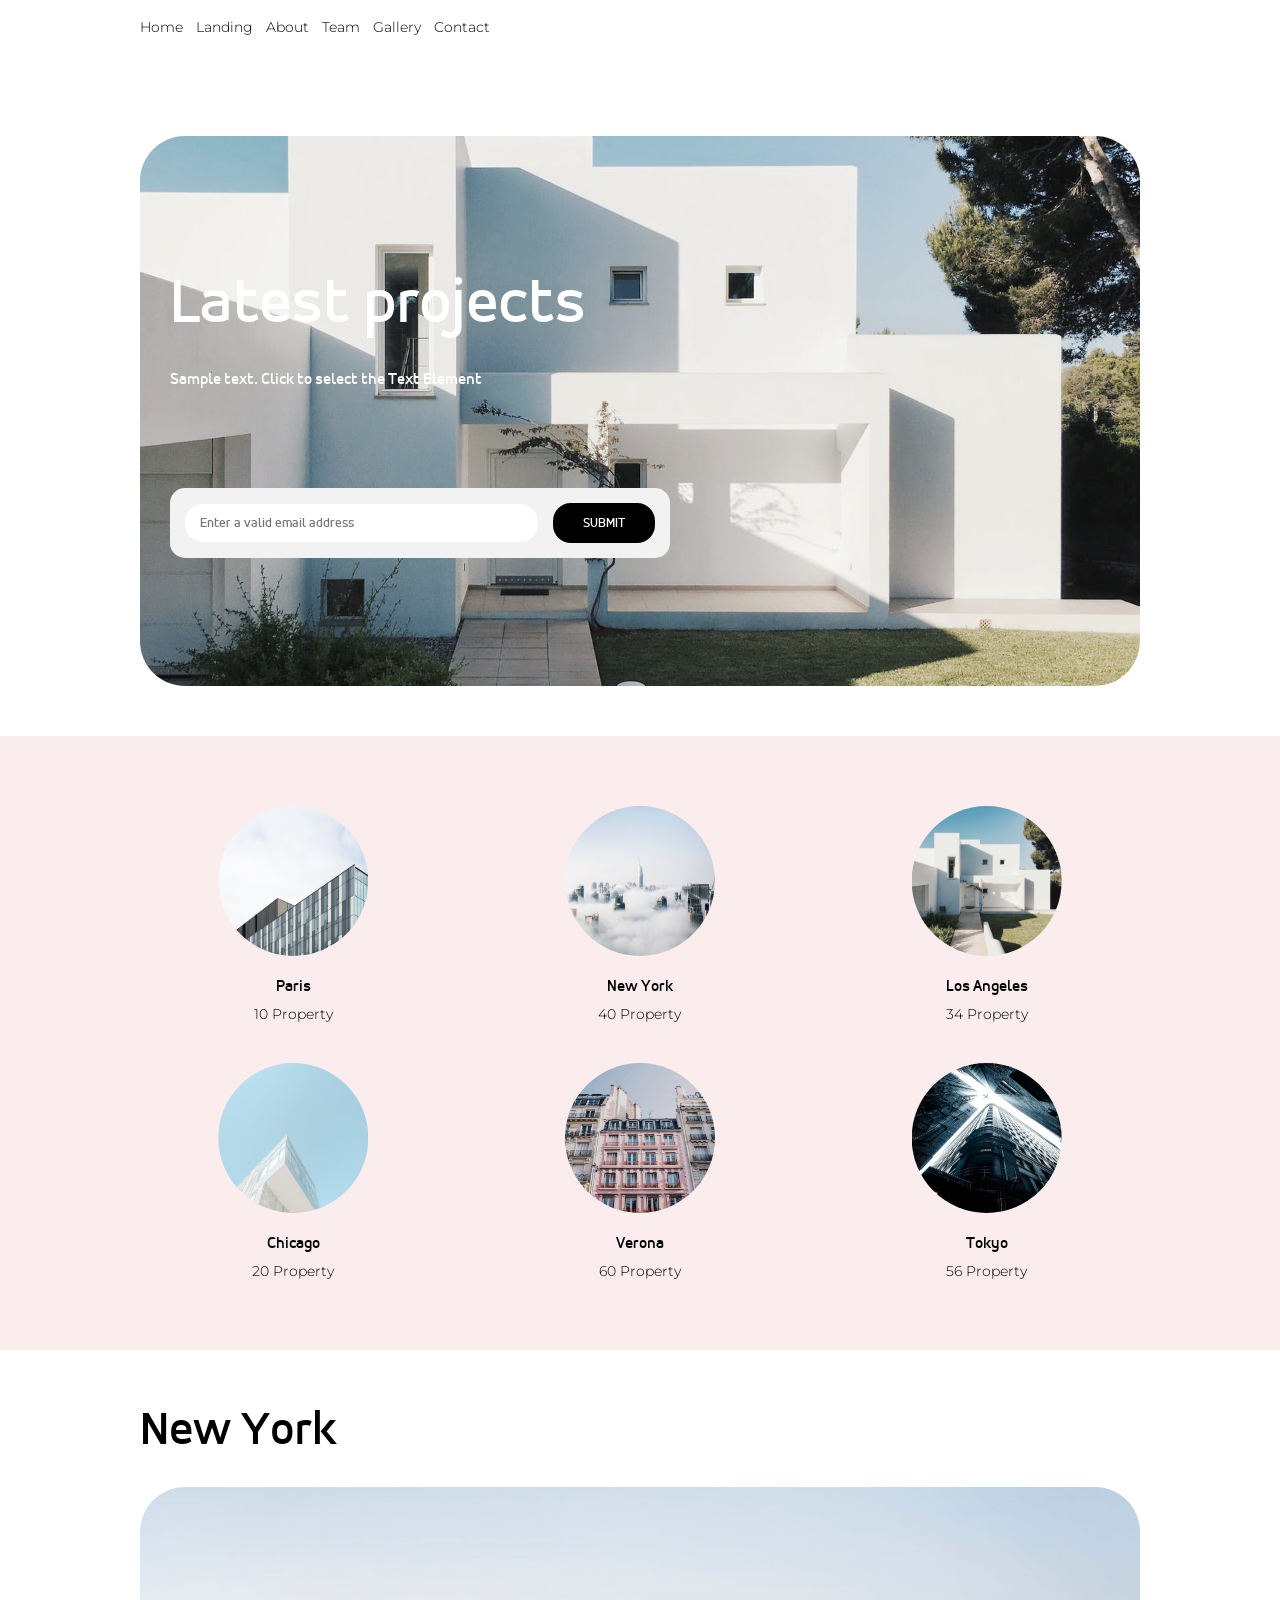
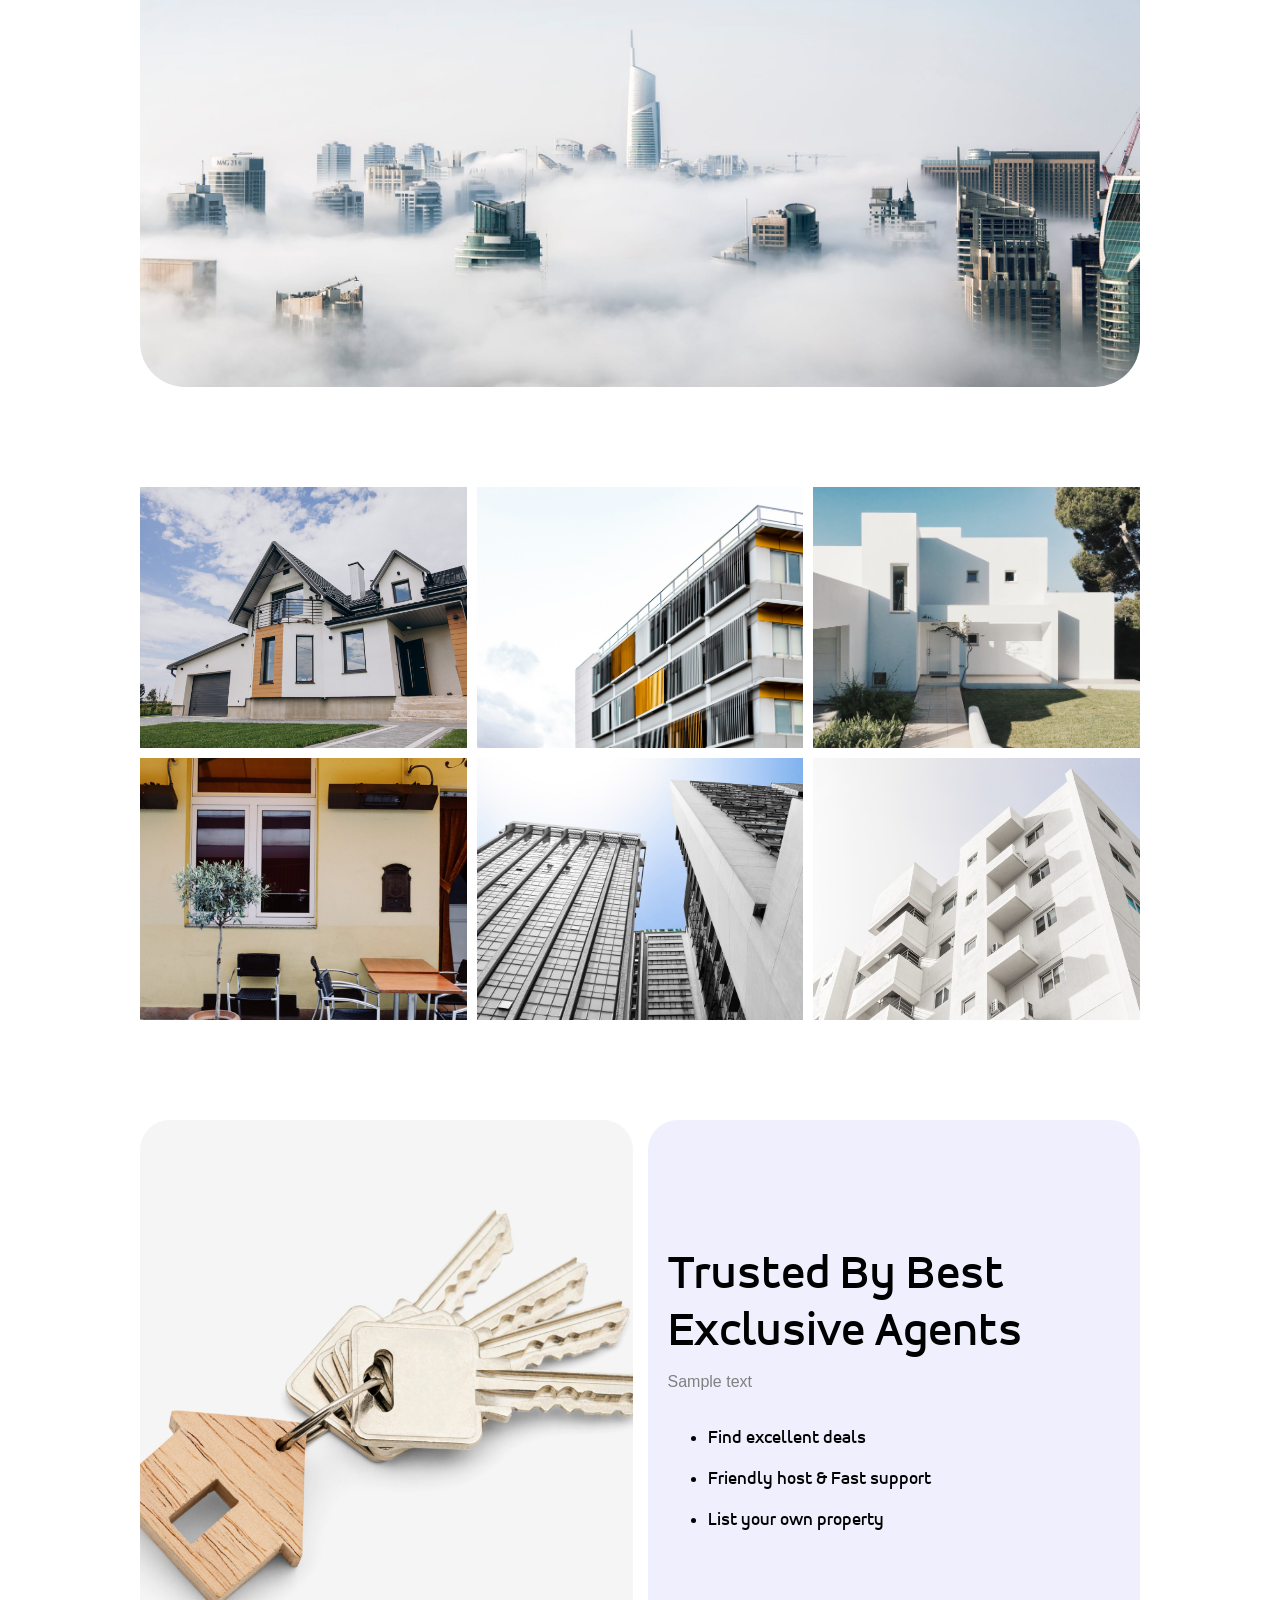
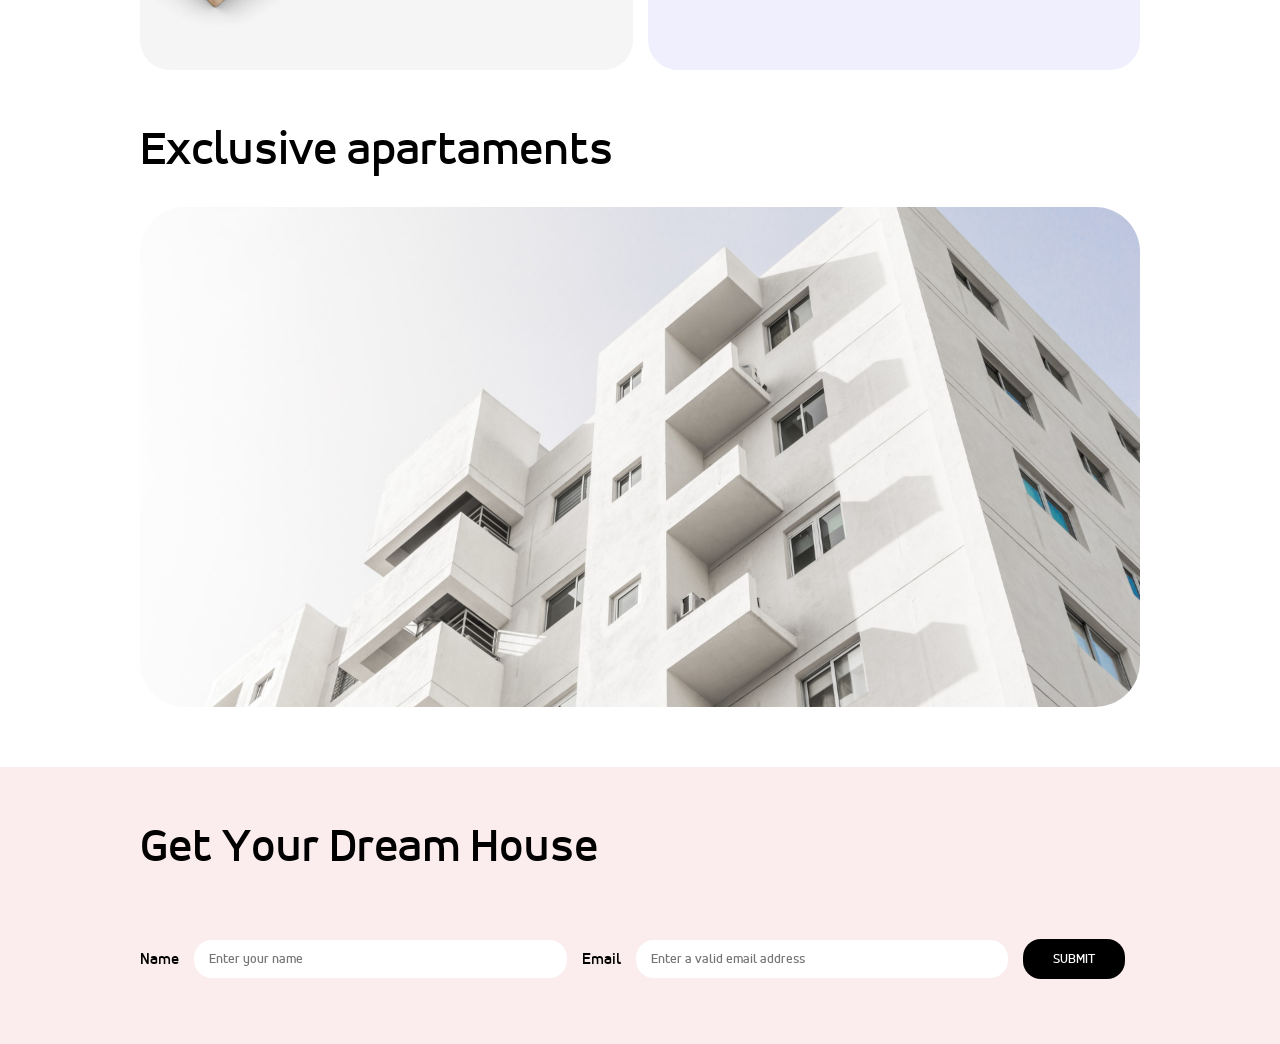
<file: Pract_2/index.html>
<!doctype html>
<html lang="en">
  <head>
    <link rel="stylesheet" href="style.css" />
    <meta charset="UTF-8" />
    <meta name="viewport" content="width=device-width, initial-scale=1.0" />
    <title>Document</title>
  </head>
  <body>
    <header>
      <div>Home</div>
      <div>Landing</div>
      <div>About</div>
      <div>Team</div>
      <div>Gallery</div>
      <div>Contact</div>
    </header>
    <main class="content">
      <div class="hero">
        <div>Latest projects</div>
        <div>Sample text. Click to select the Text Element</div>
        <form class="container">
          <input type="email" placeholder="Enter a valid email address" />
          <button type="button">SUBMIT</button>
        </form>
      </div>

      <div class="background">
        <div class="image-box">
          <div>
            <img src="img/paris.jpeg" alt="paris" />
            <div>Paris</div>
            <div>10 Property</div>
          </div>
          <div>
            <img src="img/pexels-photo-325185.jpeg" alt="new york" />
            <div>New York</div>
            <div>40 Property</div>
          </div>
          <div>
            <img src="img/la.jpeg" alt="los angeles" />
            <div>Los Angeles</div>
            <div>34 Property</div>
          </div>
          <div>
            <img src="img/pexels-photo-1029615.jpeg" alt="chicago" />
            <div>Chicago</div>
            <div>20 Property</div>
          </div>
          <div>
            <img src="img/pexels-photo-2090651.jpeg" alt="verona" />
            <div>Verona</div>
            <div>60 Property</div>
          </div>
          <div>
            <img src="img/pexels-photo-1769369.jpeg" alt="tokyo" />
            <div>Tokyo</div>
            <div>56 Property</div>
          </div>
        </div>
      </div>
      <div class="bottom">
        <div>New York</div>
        <div class="bottom-image"></div>
      </div>
      <div class="gallery">
        <img src="img/house-isolated-field.jpg" alt="house" class="gallery-img">
        <img src="img/apartment-building-city-with-copy-space.jpg" alt="house" class="gallery-img">
        <img src="img/la.jpeg" alt="house" class="gallery-img">
        <img src="img/pexels-photo-3874015.jpeg" alt="house" class="gallery-img">
        <img src="img/pexels-photo-3855622.jpeg" alt="house" class="gallery-img">
        <img src="img/low-angle-shot-facade-white-modern-building-blue-clear-sky.jpg" alt="house" class="gallery-img">
      </div>
      <div class="imgtext">
        <div class="imagekey"></div>
        <div class="box">
          <div>Trusted By Best <br>Exclusive Agents</div>
          <div>Sample text</div>
          <ul>
            <li>Find excellent deals</li>
            <li>Friendly host & Fast support</li>
            <li>List your own property</li>
          </ul>
        </div>
      </div>
      <div class="bottom">
        <div>Exclusive apartaments</div>
        <div class="bottom-image image2"></div>
      </div>
    </main>
    <footer>
      <div>Get Your Dream House</div>
      <form class="container footerform">
          Name<input type="text" placeholder="Enter your name">
          Email<input type="email footermail" placeholder="Enter a valid email address" />
          <button type="button">SUBMIT</button>
        </form>
    </footer>
  </body>
</html>
</file>
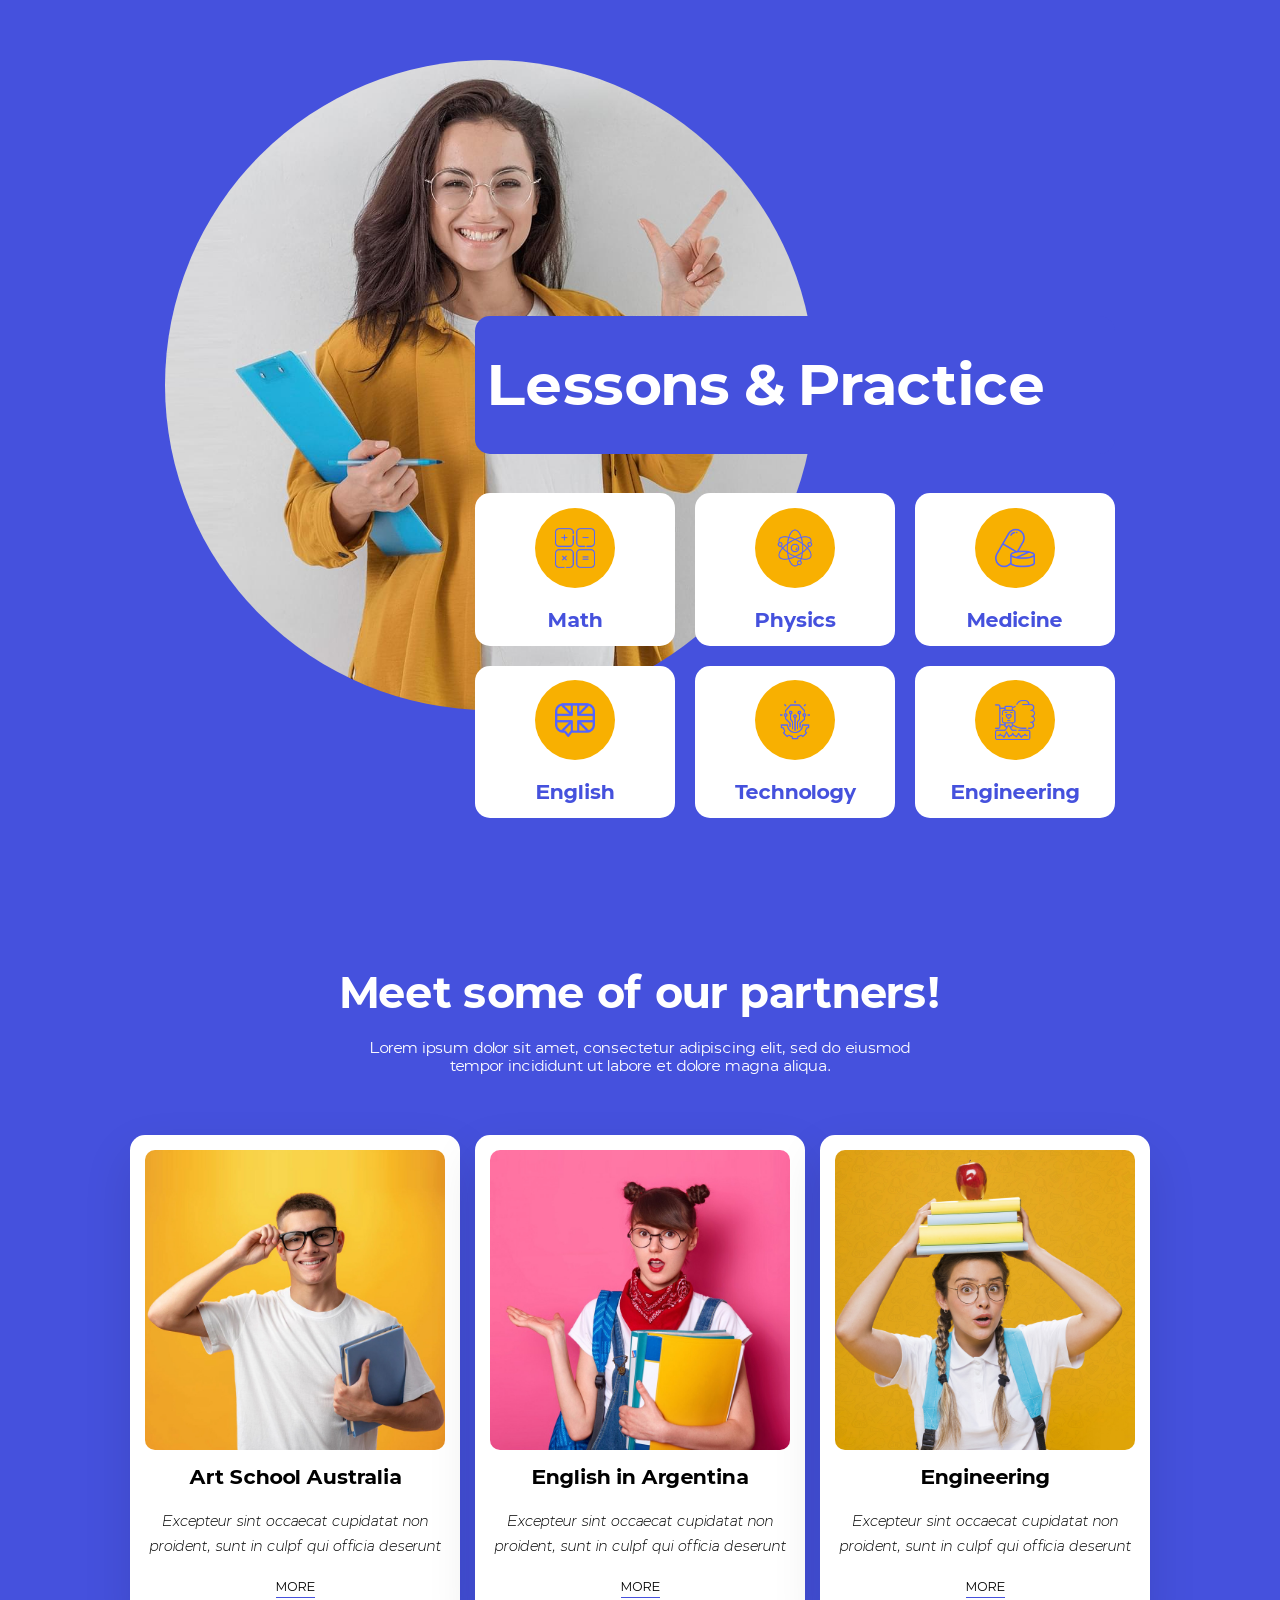
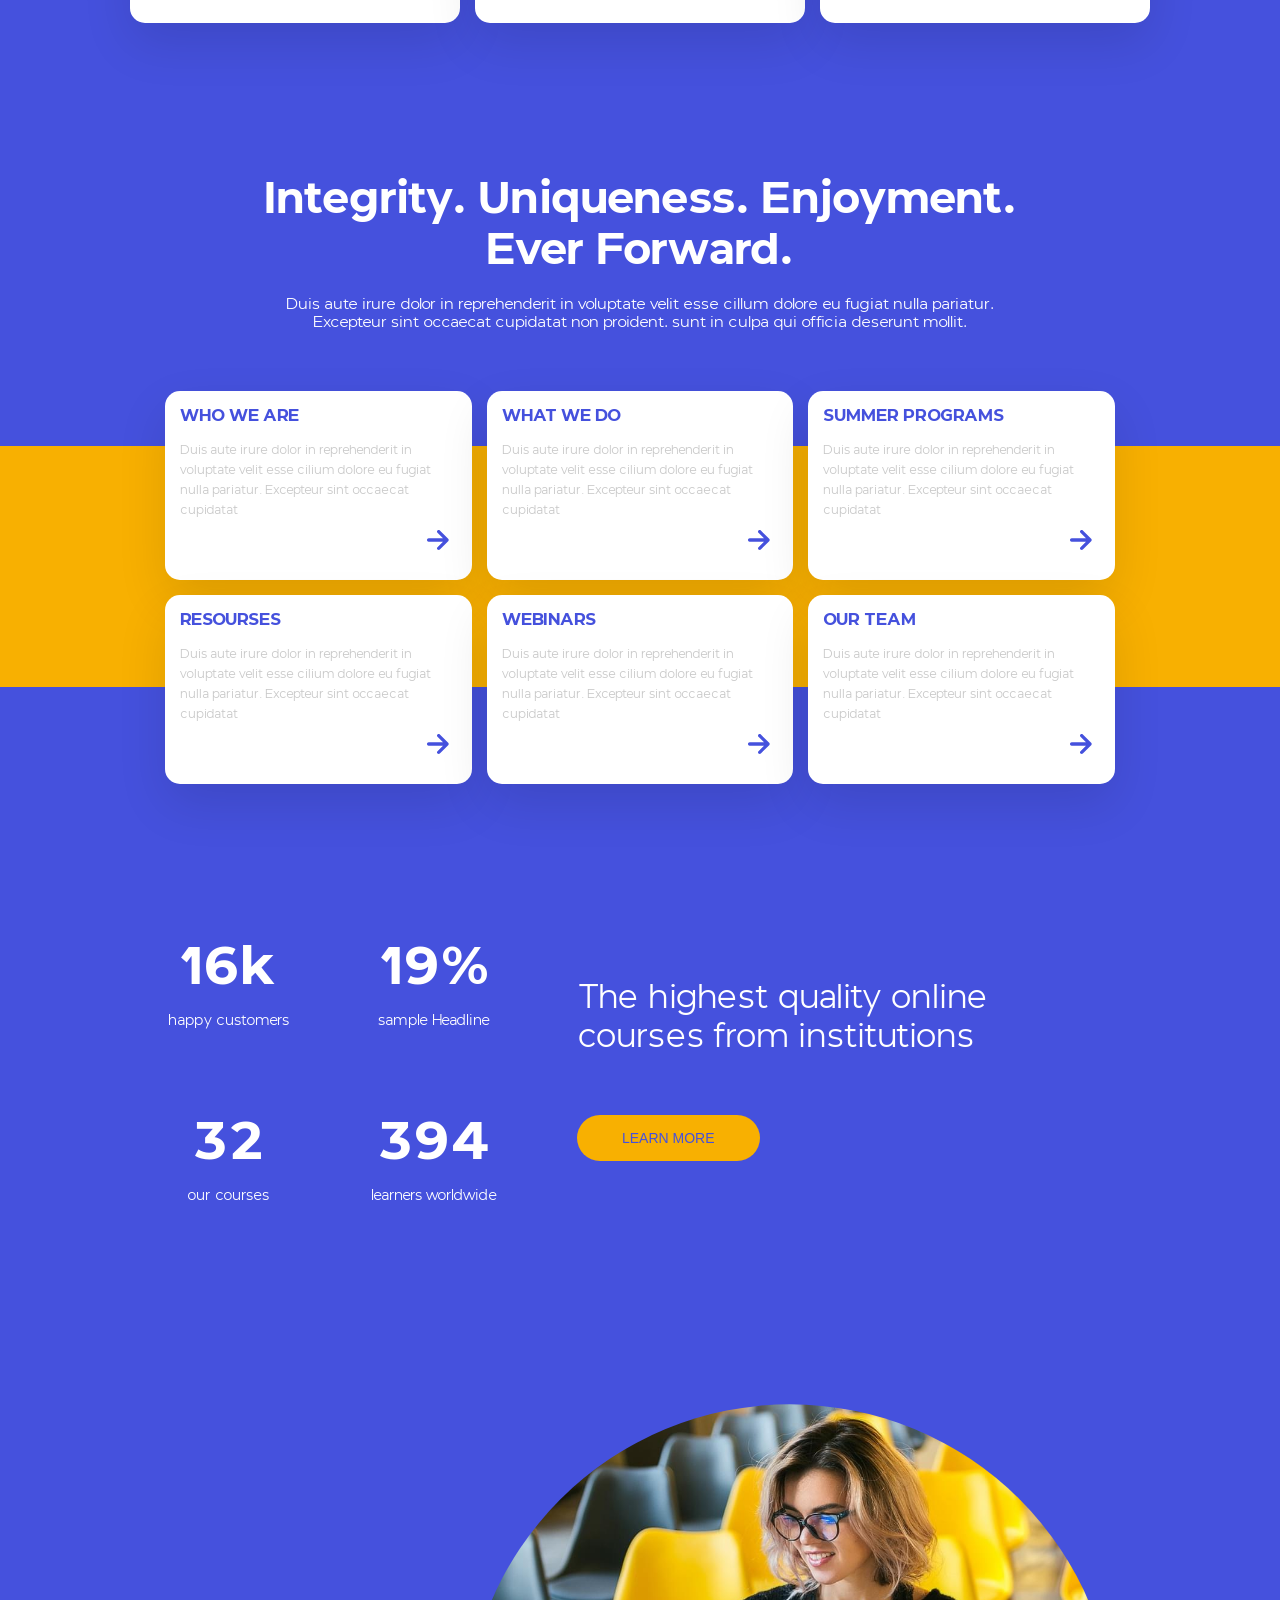
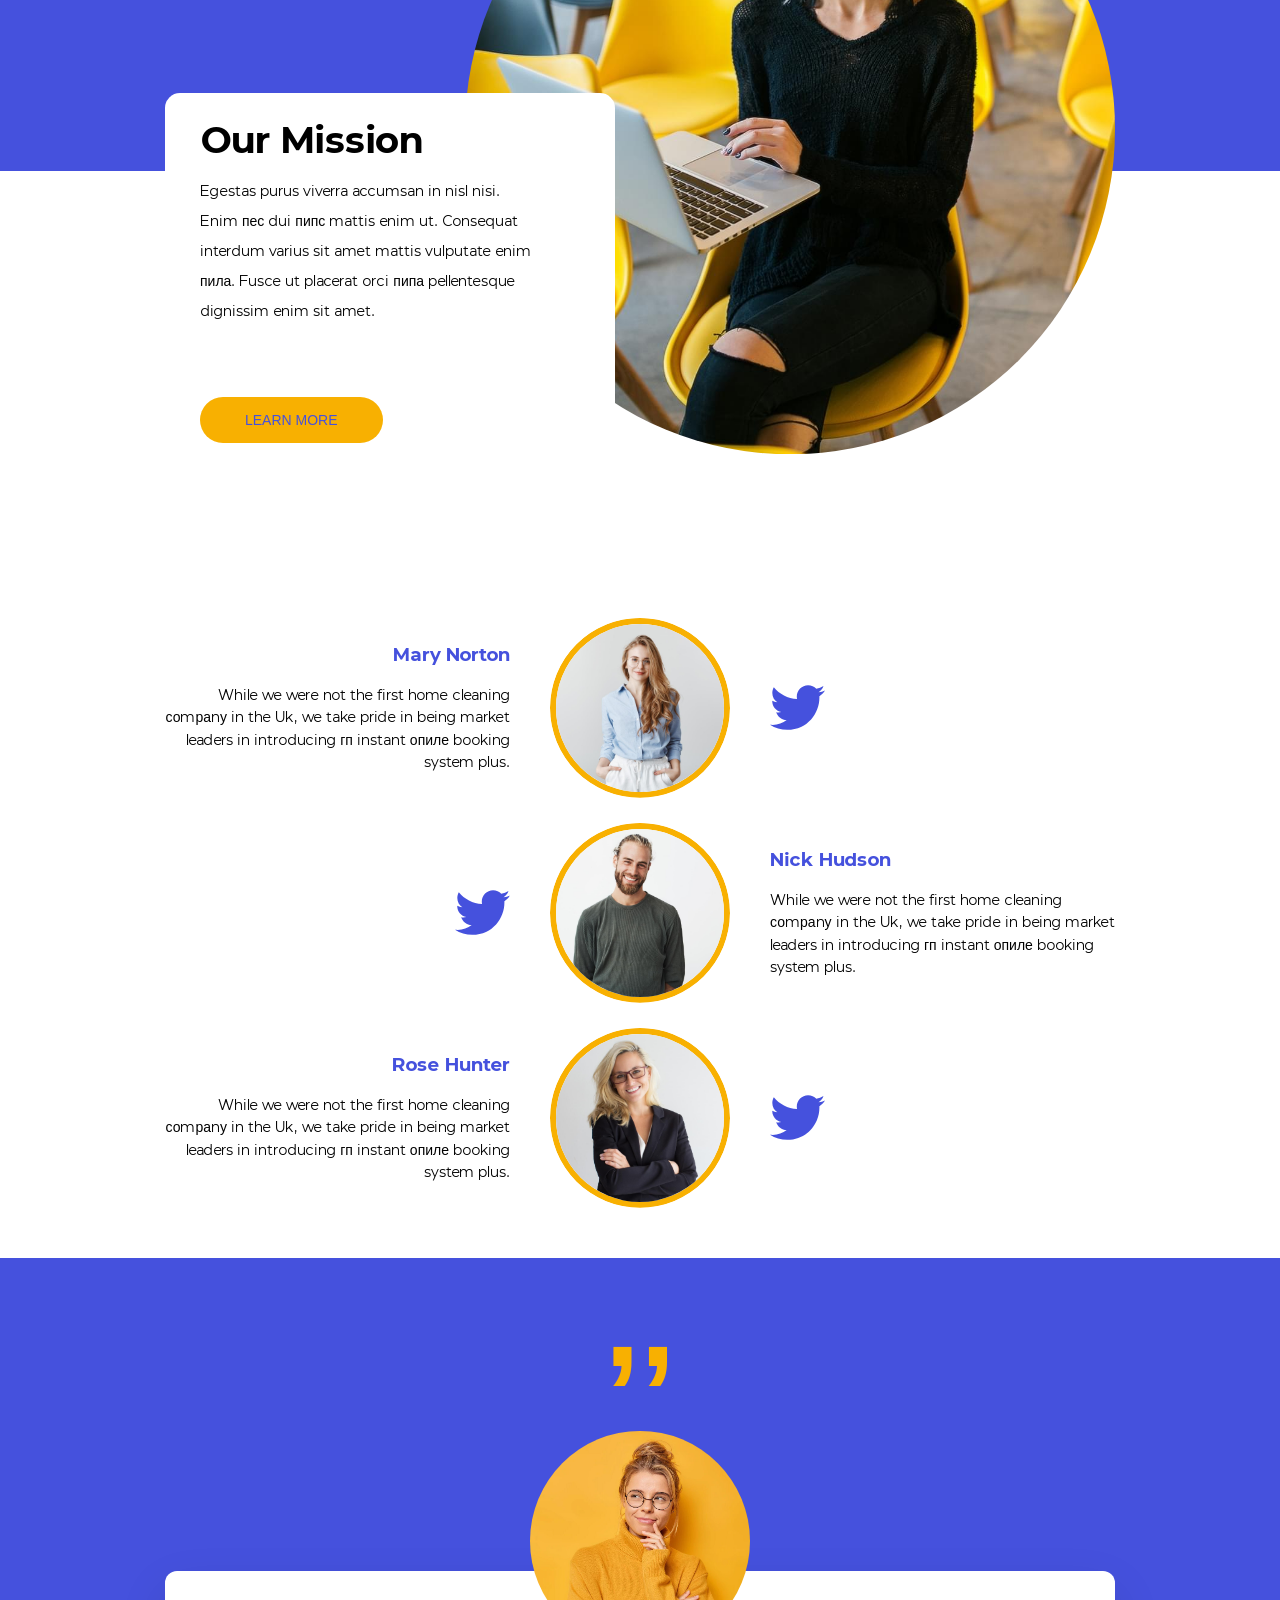
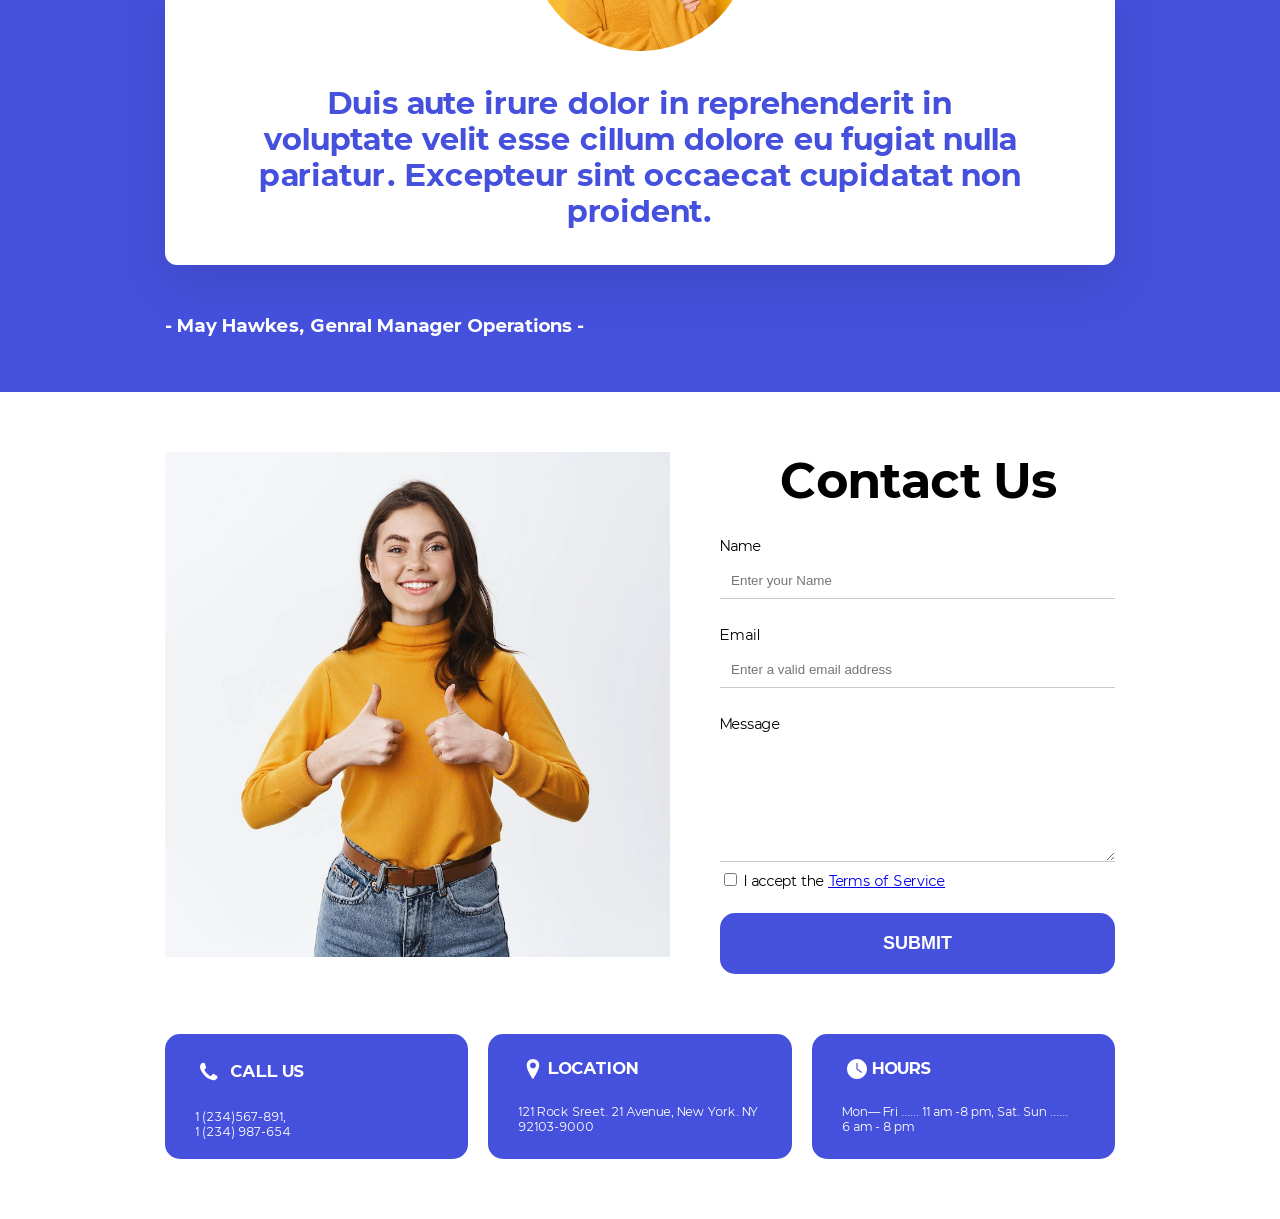
<file: Pract_3/index.html>
<!doctype html>
<html lang="en">

<head>
  <meta charset="UTF-8" />
  <meta name="viewport" content="width=device-width, initial-scale=1.0" />
  <link rel="stylesheet" href="style.css" />
  <title>Document</title>
</head>

<body>
  <main>
    <div class="hero">
      <img src="images/bbvv.jpg" alt="image" class="image_hero" />
      <div class="lessons">
        <div>Lessons & Practice</div>
      </div>
      <div class="grid">
        <div class="Math">
          <div>
            <img src="images/maths.png" alt="math" class="image">
          </div>
          Math
        </div>
        <div class="Physics">
          <div>
            <img src="images/atom.png" alt="atom" class="image">
          </div>
          Physics
        </div>
        <div class="Medicine">
          <div>
            <img src="images/medicine.png" alt="medicine" class="image">
          </div>
          Medicine
        </div>
        <div class="English">
          <div>
            <img src="images/english-language.png" alt="english" class="image">
          </div>
          English
        </div>
        <div class="Technology">
          <div>
            <img src="images/technology.png" alt="technology" class="image">
          </div>
          Technology
        </div>
        <div class="Engineering">
          <div>
            <img src="images/smart-watch.png" alt="smart-watch" class="image">
          </div>
          Engineering
        </div>
      </div>
    </div>
    <div class="partners">
      <div class="Title">Meet some of our partners!</div>
      <div class="Description">Lorem ipsum dolor sit amet, consectetur adipiscing elit, sed do eiusmod <br>tempor
        incididunt ut labore et dolore magna aliqua.</div>
      <div class="cards">
        <div class="card">
          <img src="images/fg.jpg" alt="man" class="image-partners">
          <div>Art School Australia</div>
          <div>Excepteur sint occaecat cupidatat non proident, sunt in culpf qui officia deserunt</div>
          <div>MORE
            <div class="bottom-line"></div>
          </div>
        </div>
        <div class="card">
          <img src="images/22.jpg" alt="women" class="image-partners">
          <div>English in Argentina</div>
          <div>Excepteur sint occaecat cupidatat non proident, sunt in culpf qui officia deserunt</div>
          <div>MORE
            <div class="bottom-line"></div>
          </div>
        </div>
        <div class="card">
          <img src="images/fgfgg.jpg" alt="women with books" class="image-partners">
          <div>Engineering</div>
          <div>Excepteur sint occaecat cupidatat non proident, sunt in culpf qui officia deserunt</div>
          <div>MORE
            <div class="bottom-line"></div>
          </div>
        </div>
      </div>
    </div>
    <div class="questions">
      <div class="Title">Integrity. Uniqueness. Enjoyment. <br>Ever Forward.</div>
      <div class="Description">Duis aute irure dolor in reprehenderit in voluptate velit esse cillum dolore eu fugiat
        nulla pariatur. <br>Excepteur sint occaecat cupidatat non proident. sunt in culpa qui officia deserunt mollit.
      </div>
      <div class="cards question-cards">
        <div class="card question-card">
          <div>WHO WE ARE</div>
          <div>Duis aute irure dolor in reprehenderit in voluptate velit esse cilium dolore eu fugiat nulla pariatur.
            Excepteur sint occaecat cupidatat</div>
          <img src="images/arrow.svg" alt="arrow" class="arrow">
        </div>
        <div class="card question-card">
          <div>WHAT WE DO</div>
          <div>Duis aute irure dolor in reprehenderit in voluptate velit esse cilium dolore eu fugiat nulla pariatur.
            Excepteur sint occaecat cupidatat</div>
          <img src="images/arrow.svg" alt="arrow" class="arrow">
        </div>
        <div class="card question-card">
          <div>SUMMER PROGRAMS</div>
          <div>Duis aute irure dolor in reprehenderit in voluptate velit esse cilium dolore eu fugiat nulla pariatur.
            Excepteur sint occaecat cupidatat</div>
          <img src="images/arrow.svg" alt="arrow" class="arrow">
        </div>
        <div class="card question-card">
          <div>RESOURSES</div>
          <div>Duis aute irure dolor in reprehenderit in voluptate velit esse cilium dolore eu fugiat nulla pariatur.
            Excepteur sint occaecat cupidatat</div>
          <img src="images/arrow.svg" alt="arrow" class="arrow">
        </div>
        <div class="card question-card">
          <div>WEBINARS</div>
          <div>Duis aute irure dolor in reprehenderit in voluptate velit esse cilium dolore eu fugiat nulla pariatur.
            Excepteur sint occaecat cupidatat</div>
          <img src="images/arrow.svg" alt="arrow" class="arrow">
        </div>
        <div class="card question-card">
          <div>OUR TEAM</div>
          <div>Duis aute irure dolor in reprehenderit in voluptate velit esse cilium dolore eu fugiat nulla pariatur.
            Excepteur sint occaecat cupidatat</div>
          <img src="images/arrow.svg" alt="arrow" class="arrow">
        </div>
      </div>
    </div>
    <div class="data">
      <div class="data-grid">
        <div>
          16k
          <div>happy customers</div>
        </div>
        <div>
          19%
          <div>sample Headline</div>
        </div>
        <div>
          32
          <div>our courses</div>
        </div>
        <div>
          394
          <div>learners worldwide</div>
        </div>
      </div>
      <div class="data-info">
        <div>The highest quality online <br>courses from institutions</div>
        <button class="learn-more">LEARN MORE</button>
      </div>
    </div>
    <div class="bott-i">
      <div class="card bottom">
        <div>Our Mission</div>
        <div>Egestas purus viverra accumsan in nisl nisi.
          <br>Enim пес dui пипс mattis enim ut. Consequat
          <br>interdum varius sit amet mattis vulputate enim
          <br>пила. Fusce ut placerat orci пипа pellentesque
          <br>dignissim enim sit amet.
        </div>
        <button class="learn-more learn-bottom">LEARN MORE</button>
      </div>
      <img src="images/jhj.jpg" alt="image" class="bottom-image">
    </div>
    <div class="twitter">
      <div class="twitter-one">
        <img src="images/758b5559-c3ba-4155-a732-78d6fab8bfcd.jpg" alt="women" class="twitter-image img-1">
        <img src="images/twitter.svg" alt="Twitter" class="twitter-icon">
        <div class="twitter-text">
          <div>Mary Norton</div>
          <div>While we were not the first home cleaning
            <br>соmраnу in the Uk, we take pride in being market
            <br>Ieaders in introducing гп instant опиле booking
            <br>system plus.
          </div>
        </div>
      </div>
      <div class="twitter-one">
        <img src="images/twitter.svg" alt="Twitter" class="twitter-icon">
        <img src="images/a7c767cf-3a26-4f01-874d-14261d2c39a7.jpg" alt="man" class="twitter-image img-2">
        <div class="twitter-text">
          <div>Nick Hudson</div>
          <div>While we were not the first home cleaning
            <br>соmраnу in the Uk, we take pride in being market
            <br>Ieaders in introducing гп instant опиле booking
            <br>system plus.
          </div>
        </div>
      </div>
      <div class="twitter-one">
        <img src="images/e916e899-9128-4aac-8760-007d5815c973.jpg" alt="women" class="twitter-image img-3">
        <img src="images/twitter.svg" alt="Twitter" class="twitter-icon">
        <div class="twitter-text">
          <div>Rose Hunter</div>
          <div>While we were not the first home cleaning
            <br>соmраnу in the Uk, we take pride in being market
            <br>Ieaders in introducing гп instant опиле booking
            <br>system plus.
          </div>
        </div>
      </div>
    </div>
    <div class="review">
      <div class="review-grid">
        <div class="quals">,,</div>
        <img src="images/444.jpg" alt="image-women" class="review-image">
        <div class="card review-card">Duis aute irure dolor in reprehenderit in
          <br>voluptate velit esse cillum dolore eu fugiat nulla
          <br>pariatur. Excepteur sint occaecat cupidatat non
          <br>proident.
        </div>
      </div>
      <div class="review-desc">- May Hawkes, Genral Manager Operations -</div>
    </div>
    <div class="contact-us">
      <div class="contact-us-box">
        <img src="images/ddf.jpg" alt="like" class="contact-image">
        <div class="contact-box">
          <div>Contact Us</div>
          <label for="fname">Name</label>
          <input type="text" name="fname" id="fname" placeholder="   Enter your Name">
          <label for="email">Email</label>
          <input type="email" name="email" id="email" placeholder="   Enter a valid email address">
          <label for="message">Message</label>
          <textarea id="message" name="message"></textarea>
          <div class="terms">
            <input type="checkbox" name="terms" id="terms">
            <label for="terms">I accept the <a href="url">Terms of Service</a></label>
          </div>
          <button class="submit-button">SUBMIT</button>
        </div>
      </div>
      <div class="contact-grid">
        <div>
          <div>
            <img src="images/phone-svgrepo-com.svg" alt="phone" class="icon phone">
            <div>CALL US</div>
          </div>
          <div>1 (234)567-891,
          <br>1 (234) 987-654</div>
        </div>
        <div>
          <div>
            <img src="images/location-pin-svgrepo-com.svg" alt="location" class="icon location">
            <div>LOCATION</div>
          </div>
          <div>121 Rock Sreet. 21 Avenue, New York. NY
          <br>92103-9000</div>
        </div>
        <div>
          <div>
            <img src="images/clock-svgrepo-com.svg" alt="clock" class="icon clock">
            <div>HOURS</div>
          </div>
          <div>Mon— Fri ...... 11 am -8 pm, Sat. Sun ......
          <br>6 am - 8 pm</div>
        </div>
      </div>
    </div> 
  </main>
</body>

</html>
</file>
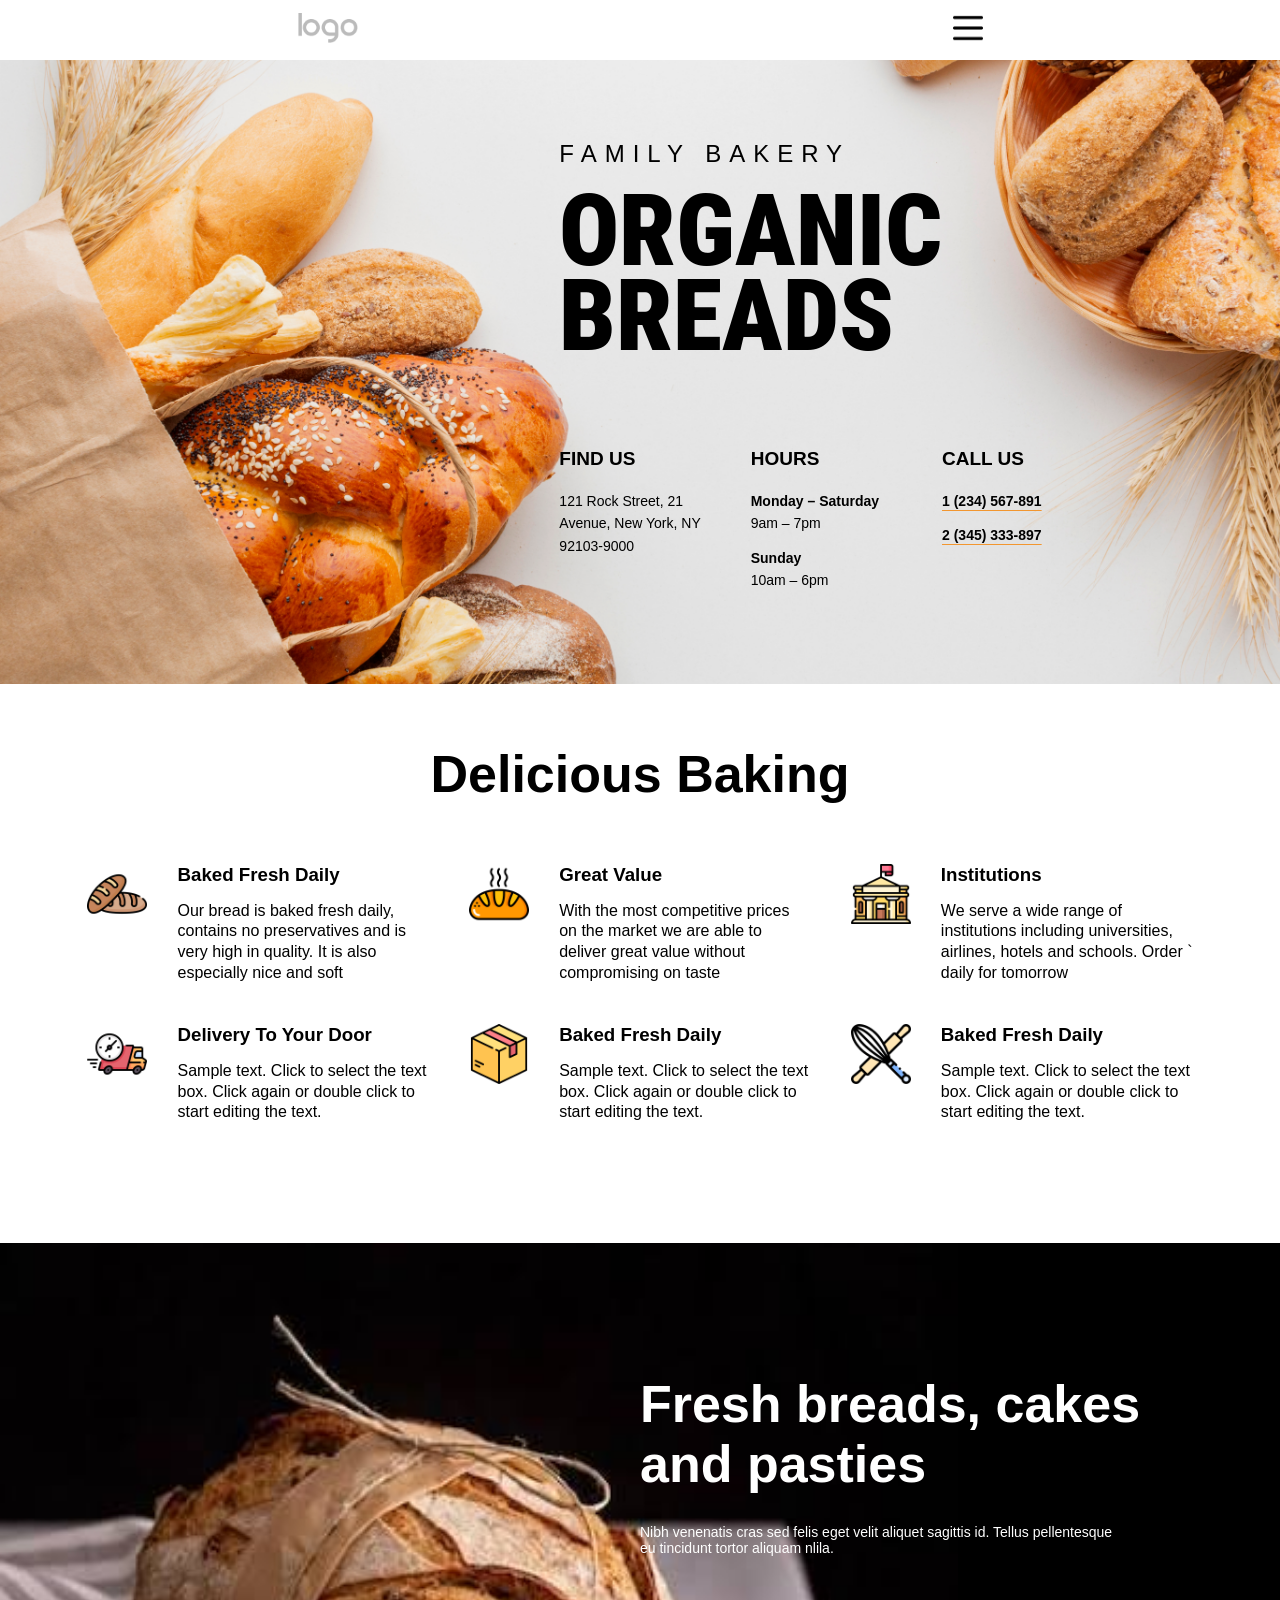
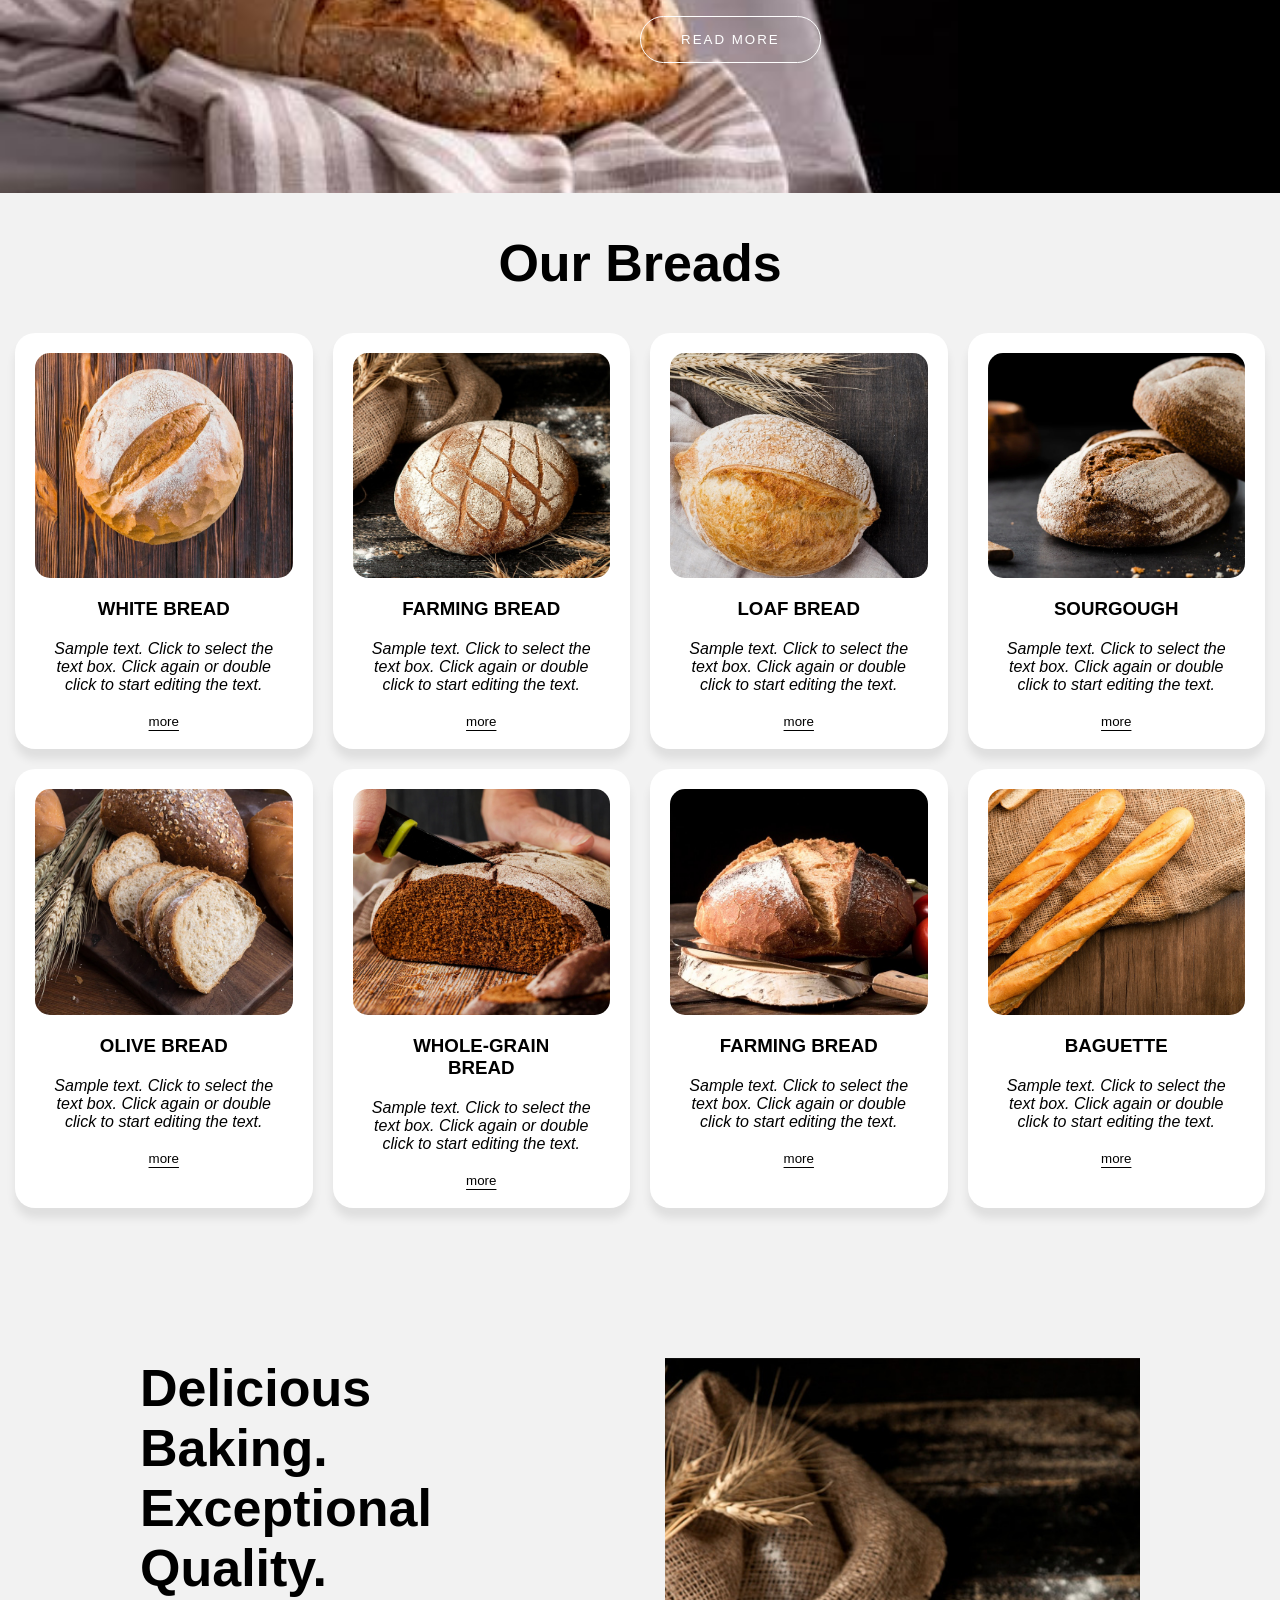
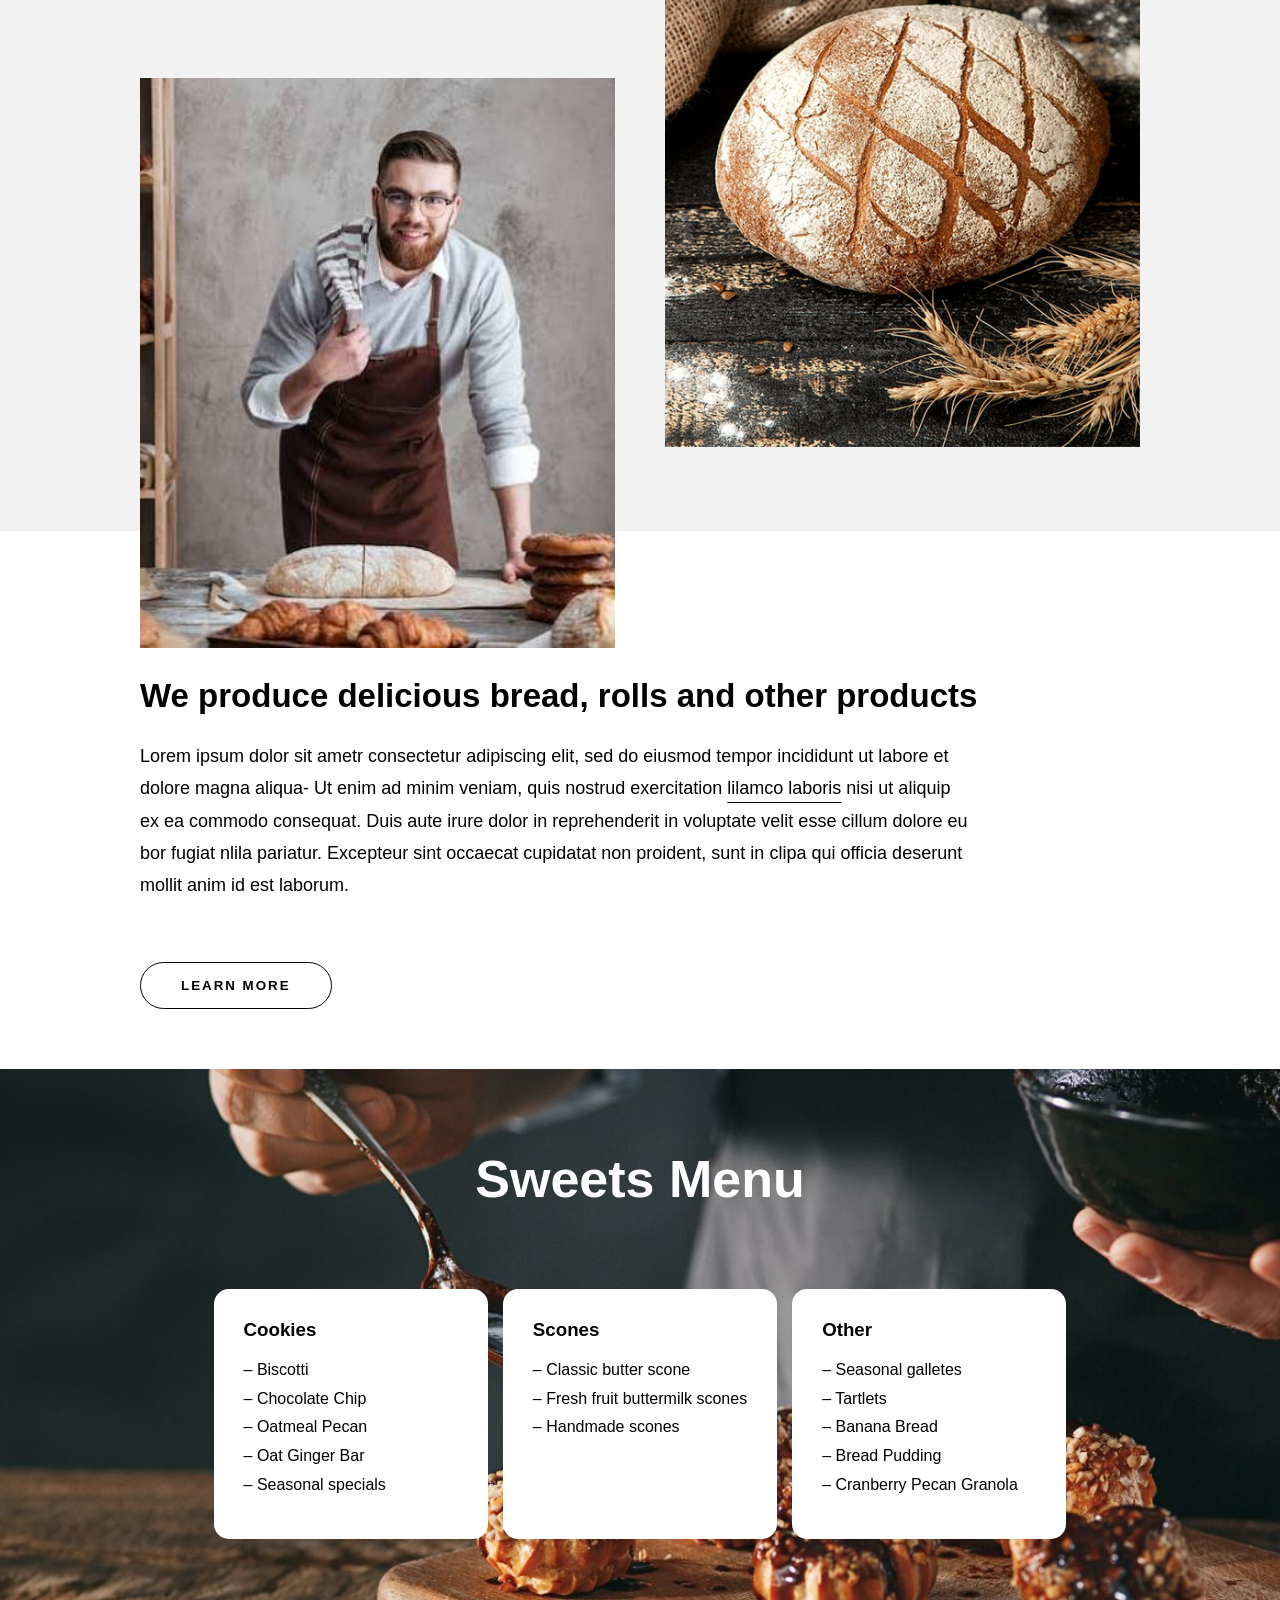
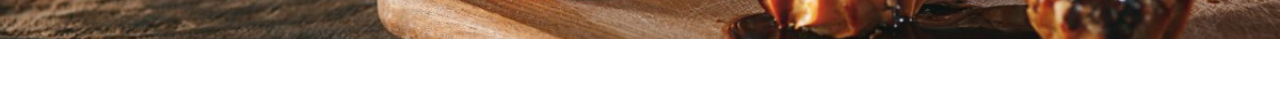
<file: Pract_5/index.html>
<!DOCTYPE html>
<html lang="en">
<head>
    <meta charset="UTF-8">
    <meta name="viewport" content="width=device-width, initial-scale=1.0">
    <link rel="stylesheet" href="style.css">
    <link href="https://fonts.googleapis.com/css2?family=Roboto+Condensed:wght@400;700&display=swap" rel="stylesheet">    <title>Document</title>
</head>
<body>
    <header>
        <div class="logo">
            <img src="img/logo.png" alt="Logo">
        </div>
        <div class="burger-menu">
            <img src="img/hamburger.png" alt="Menu">
        </div>
    </header>
    
    <section class="hero">
        <div class="hero-container">
            <div class="hero-content">
                <div class="hero-text">
                    <h2>FAMILY BAKERY</h2>
                    <h1>ORGANIC<br>BREADS</h1>
                </div>
                <div class="hero-grid">
                    <div>
                        <h3>FIND US</h3>
                        <p>121 Rock Street, 21 <br>Avenue, New York, NY <br>92103-9000</p>
                    </div>

                    <div>
                        <h3>HOURS</h3>
                        <p><b>Monday – Saturday</b><br>9am – 7pm</p>
                        <p><b>Sunday</b><br>10am – 6pm</p>
                    </div>

                    <div class="call">
                        <h3>CALL US</h3>
                        <p>1 (234) 567-891</p>
                        <p>2 (345) 333-897</p>
                    </div>
                </div>
            </div>
        </div>
    </section>
    <section class="baking">
        <h1>Delicious Baking</h1>
        <div class="baking-grid">
            <div class="grid-element">
                <img src="img/breadsicon.png" alt="breadsIcon" class="icon">
                <div>
                    <h3>Baked Fresh Daily</h3>
                    <p>Our bread is baked fresh daily,
                        <br>contains no preservatives and is
                        <br>very high in quality. It is also
                        <br>especially nice and soft</p>
                </div>
            </div>
            <div class="grid-element">
                <img src="img/breadicon.png" alt="breadsIcon" class="icon">
                <div>
                    <h3>Great Value</h3>
                    <p>With the most competitive prices
                        <br>on the market we are able to
                        <br>deliver great value without
                        <br>compromising on taste</p>
                </div>
            </div>
            <div class="grid-element">
                <img src="img/imageicon.png" alt="breadsIcon" class="icon">
                <div>
                    <h3>Institutions</h3>
                    <p>We serve a wide range of
                        <br>institutions including universities,
                        <br>airlines, hotels and schools. Order
        `               <br>daily for tomorrow</p>
                </div>
            </div>
            <div class="grid-element">
                <img src="img/deliveryicon.png" alt="breadsIcon" class="icon">
                <div>
                    <h3>Delivery To Your Door</h3>
                    <p>Sample text. Click to select the text
                        <br>box. Click again or double click to
                        <br>start editing the text.</p>
                </div>
            </div>
            <div class="grid-element">
                <img src="img/boxicon.png" alt="breadsIcon" class="icon">
                <div>
                    <h3>Baked Fresh Daily</h3>
                    <p>Sample text. Click to select the text
                        <br>box. Click again or double click to
                        <br>start editing the text.</p>
                </div>
            </div>
            <div class="grid-element">
                <img src="img/toolsicon.png" alt="breadsIcon" class="icon">
                <div>
                    <h3>Baked Fresh Daily</h3>
                    <p>Sample text. Click to select the text
                        <br>box. Click again or double click to
                        <br>start editing the text.</p>
                </div>
            </div>
        </div>
    </section>
    <section class="ad">
        <div class="ad-grid">
            <div class="ad-grid-element">
                <h1>Fresh breads, cakes <br>and pasties</h1>
                <p>Nibh venenatis cras sed felis eget velit aliquet sagittis id. Tellus pellentesque
                    <br>eu tincidunt tortor aliquam nlila.</p>
                <button>READ MORE</button>
            </div>
        </div>
    </section>
    <section class="our-breads">
        <h1>Our Breads</h1>
        <div class="breads-grid">
            <div class="card">
                <img src="img/whitebread.jpg" alt="whitebread">
                <h3>WHITE BREAD</h3>
                <p>Sample text. Click to select the
                    <br>text box. Click again or double
                    <br>click to start editing the text.</p>
                <button>more</button>
            </div>
            <div class="card">
                <img src="img/farmingbread.jpg" alt="whitebread">
                <h3>FARMING BREAD</h3>
                <p>Sample text. Click to select the
                    <br>text box. Click again or double
                    <br>click to start editing the text.</p>
                <button>more</button>
            </div>
            <div class="card">
                <img src="img/loafbread.jpg" alt="whitebread">
                <h3>LOAF BREAD</h3>
                <p>Sample text. Click to select the
                    <br>text box. Click again or double
                    <br>click to start editing the text.</p>
                <button>more</button>
            </div>
            <div class="card">
                <img src="img/sourdough.jpg" alt="whitebread">
                <h3>SOURGOUGH</h3>
                <p>Sample text. Click to select the
                    <br>text box. Click again or double
                    <br>click to start editing the text.</p>
                <button>more</button>
            </div>
            <div class="card">
                <img src="img/olivebread.jpg" alt="whitebread">
                <h3>OLIVE BREAD</h3>
                <p>Sample text. Click to select the
                    <br>text box. Click again or double
                    <br>click to start editing the text.</p>
                <button>more</button>
            </div>
            <div class="card">
                <img src="img/wholegrainbread.jpg" alt="whitebread">
                <h3>WHOLE-GRAIN <br>BREAD</h3>
                <p>Sample text. Click to select the
                    <br>text box. Click again or double
                    <br>click to start editing the text.</p>
                <button>more</button>
            </div>
            <div class="card">
                <img src="img/farmingbreadside.jpg" alt="whitebread">
                <h3>FARMING BREAD</h3>
                <p>Sample text. Click to select the
                    <br>text box. Click again or double
                    <br>click to start editing the text.</p>
                <button>more</button>
            </div>
            <div class="card">
                <img src="img/baguette.jpg" alt="whitebread">
                <h3>BAGUETTE</h3>
                <p>Sample text. Click to select the
                    <br>text box. Click again or double
                    <br>click to start editing the text.</p>
                <button>more</button>
            </div>
        </div>
    </section>
    <section class="bottom">
        <div class="bottom-grid">
            <div class="first-element">
                <h1>Delicious
                    <br>Baking.
                    <br>Exceptional
                    <br>Quality.
                </h1>
                <img src="img/manbacker.jpeg" alt="BakerImage">                
            </div>
            <img src="img/farmingbread.jpg" alt="BreadImage">
            <div class="info-text">
                <h2>We produce delicious bread, rolls and other products</h2>
                <p>Lorem ipsum dolor sit ametr consectetur adipiscing elit, sed do eiusmod tempor incididunt ut labore et
                    <br>dolore magna aliqua- Ut enim ad minim veniam, quis nostrud exercitation <span>lilamco laboris</span> nisi ut aliquip
                    <br>ex ea commodo consequat. Duis aute irure dolor in reprehenderit in voluptate velit esse cillum dolore eu
                    <br>bor fugiat nlila pariatur. Excepteur sint occaecat cupidatat non proident, sunt in clipa qui officia deserunt
                    <br>mollit anim id est laborum.</p>
                <button>LEARN MORE</button>
            </div>
        </div>
    </section>
    <section class="footer">
        <div class="footer-container">
            <h1>Sweets Menu</h1>
            <div class="footer-grid">   
                <div class="footer-card">
                    <h3>Cookies</h3>
                    <ul>
                        <li>– Biscotti</li>
                        <li>– Chocolate Chip</li>
                        <li>– Oatmeal Pecan</li>
                        <li>– Oat Ginger Bar</li>
                        <li>– Seasonal specials</li>
                    </ul>
                </div>
                <div class="footer-card">
                    <h3>Scones</h3>
                    <ul>
                        <li>– Classic butter scone</li>
                        <li>– Fresh fruit buttermilk scones</li>
                        <li>– Handmade scones</li>
                    </ul>
                </div>
                <div class="footer-card">
                    <h3>Other</h3>
                    <ul>
                        <li>– Seasonal galletes</li>
                        <li>– Tartlets</li>
                        <li>– Banana Bread</li>
                        <li>– Bread Pudding</li>
                        <li>– Cranberry Pecan Granola</li>
                    </ul>
                </div>
            </div>
        </div>
    </section>
    <div style="height: 70px;"></div>
</body>
</html>
</file>
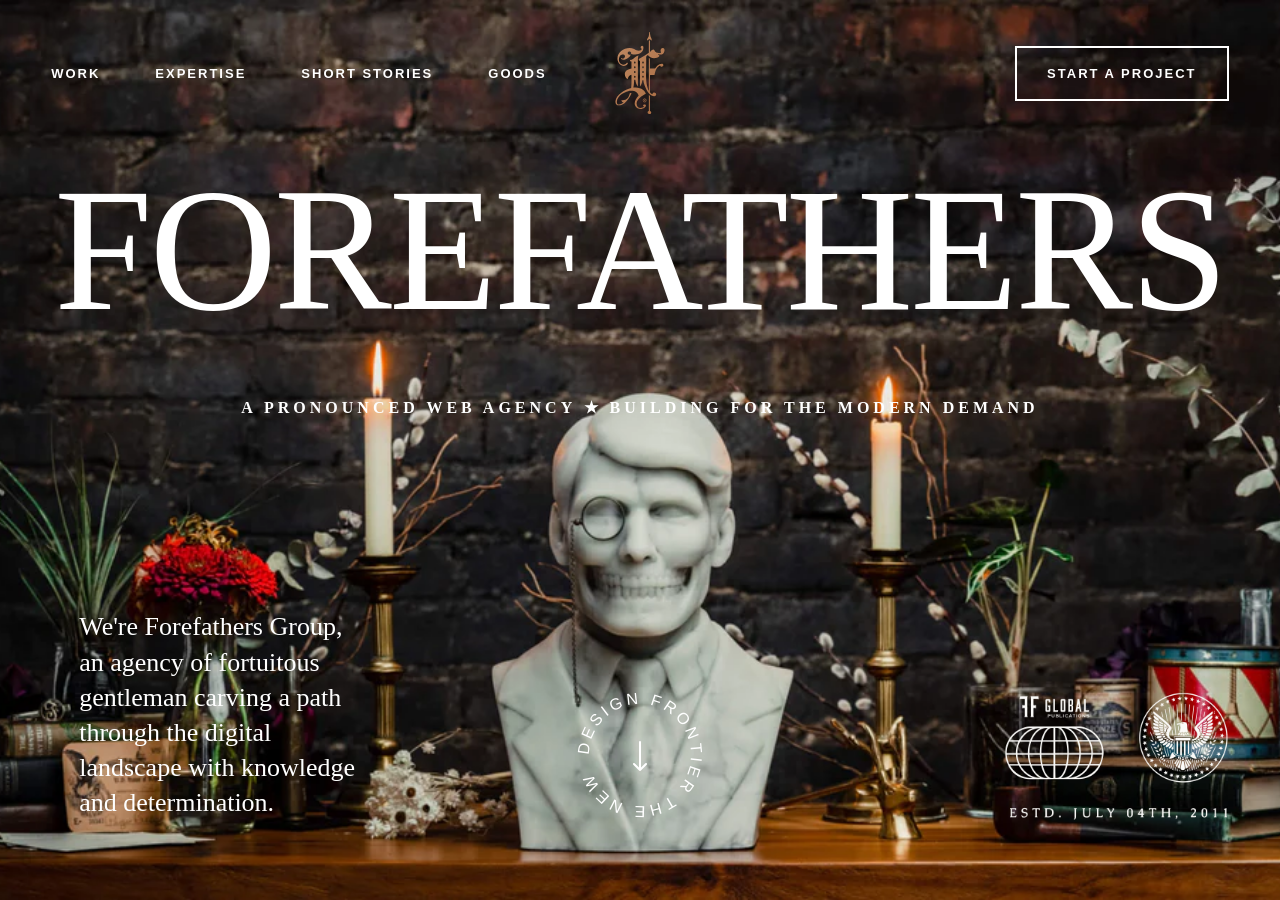
<file: Pract_6/index.html>
<!DOCTYPE html>
<html lang="en">
<head>
    <meta charset="UTF-8">
    <meta name="viewport" content="width=device-width, initial-scale=1.0">
    <link rel="stylesheet" href="style.css">
    <title>Forefathers</title>
</head>
<body>
    <section class="container">
        <header>
            <div class="text-header">
                <button type="button">WORK</button>
                <button type="button">EXPERTISE</button>
                <button type="button">SHORT STORIES</button>
                <button type="button">GOODS</button>
                <button type="button-media" class="button-media">HIRE US</button>
            </div>
            <img src="img/logo.svg" alt="Forefathers logo">
            <button type="button" class="project-button">START A PROJECT</button>        
        </header>
        <div class="main-text">
            <h1>FOREFATHERS</h1>
        </div>
        <div class="second">
            <h2>A PRONOUNCED WEB AGENCY ★ BUILDING FOR THE MODERN DEMAND</h2>
        </div>
        <footer>
            <div class="left-text">
                <h3>We're Forefathers Group,
                    <br>an agency of fortuitous
                    <br>gentleman carving a path
                    <br>through the digital
                    <br>landscape with knowledge
                    <br>and determination.</h3>
            </div>
            <div class="circle" aria-label="The new design frontier">
                <svg viewBox="0 0 130 130" xmlns="http://www.w3.org/2000/svg" aria-hidden="true">
                    <defs>
                        <path id="circleText" d="M 65,65 m -51,0 a 51,51 0 1,1 102,0 a 51,51 0 1,1 -102,0" />
                    </defs>
                    <text fill="white" font-family="Arial, sans-serif" font-size="16" letter-spacing="3.4">
                        <textPath href="#circleText"> DESIGN FRONTIER THE NEW</textPath>
                    </text>
                    <path d="M65 52 V80 M59 74 L65 80 L71 74" stroke="white" stroke-width="2" stroke-linecap="round" stroke-linejoin="round" fill="none" />
                </svg>
            </div>
            <div class="emblems">
                <img src="img/home-hero-emblems.png" alt="Forefathers emblems">
            </div>
        </footer>
    </section>
</body>
</html>
</file>
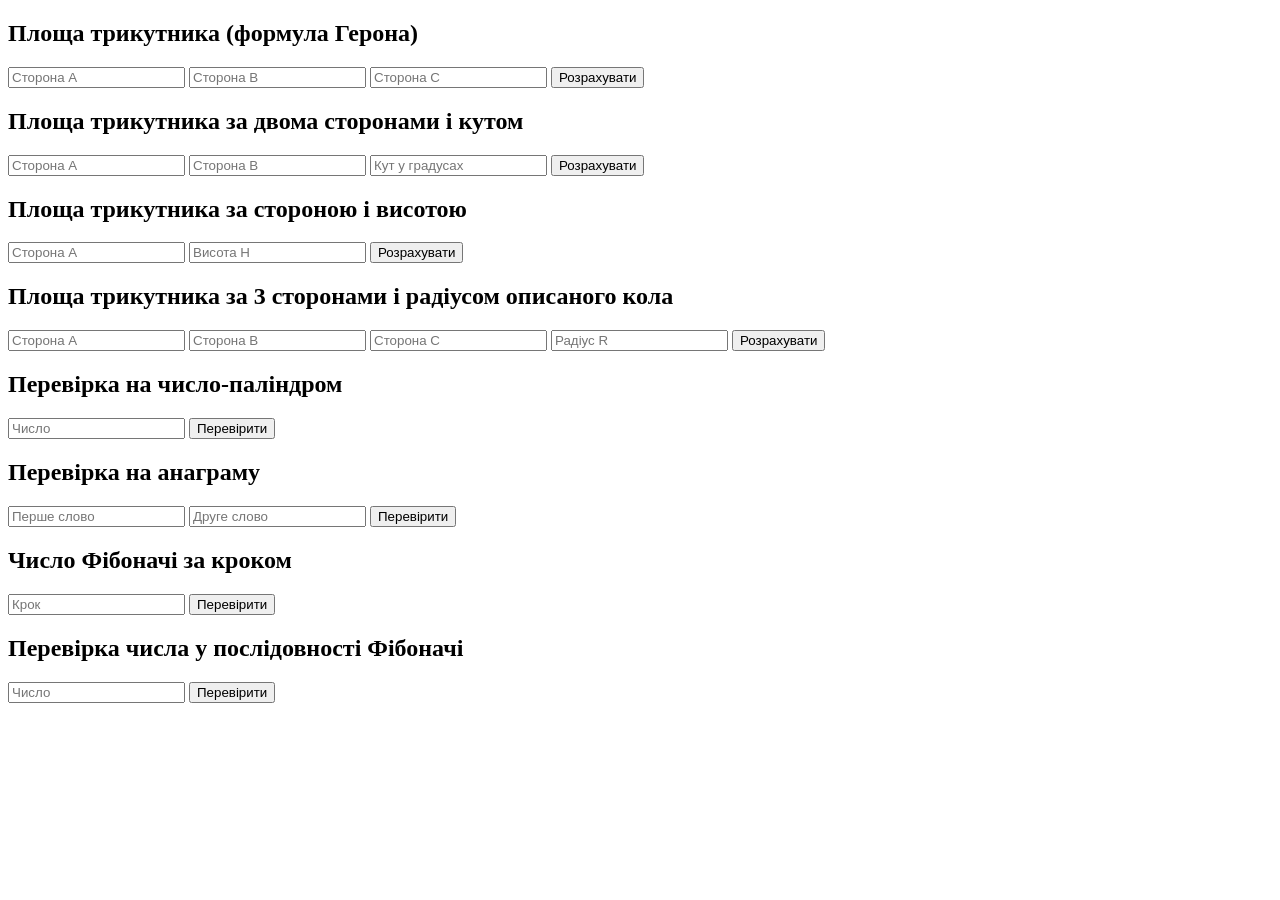
<file: Pract_7/index.html>
<!DOCTYPE html>
<html lang="uk">
<head>
    <meta charset="UTF-8">
    <title>Calculators</title>
    <script src="script.js" defer></script>
</head>
<body>
    <section>
        <h2>Площа трикутника (формула Герона)</h2>

        <input type="number" id="sideA" placeholder="Сторона A" class="side">
        <input type="number" id="sideB" placeholder="Сторона B" class="side">
        <input type="number" id="sideC" placeholder="Сторона C" class="side">

        <button id="calculate">Розрахувати</button>

        <p id="result"></p>
    </section>
    <section>
        <h2>Площа трикутника за двома сторонами і кутом</h2>

        <input type="number" id="sideA2" placeholder="Сторона A" class="side2">
        <input type="number" id="sideB2" placeholder="Сторона B" class="side2">
        <input type="number" id="angle" placeholder="Кут у градусах" class="side2">

        <button id="calculate2">Розрахувати</button>

        <p id="result2"></p>
    </section>
    <section>
        <h2>Площа трикутника за стороною і висотою</h2>

        <input type="number" id="sideA3" placeholder="Сторона A" class="side2">
        <input type="number" id="height" placeholder="Висота H" class="side2">

        <button id="calculate3">Розрахувати</button>

        <p id="result3"></p>
    </section>
    <section>
        <h2>Площа трикутника за 3 сторонами і радіусом описаного кола</h2>

        <input type="number" id="sideA" placeholder="Сторона A" class="side3">
        <input type="number" id="sideB" placeholder="Сторона B" class="side3">
        <input type="number" id="sideC" placeholder="Сторона C" class="side3">
        <input type="number" id="radius" placeholder="Радіус R" class="radius">


        <button id="calculate4">Розрахувати</button>

        <p id="result4"></p>
    </section>
    <section>
        <h2>Перевірка на число-паліндром</h2>

        <input type="number" id="pali" placeholder="Число">

        <button id="calculate5">Перевірити</button>

        <p id="result5"></p>
    </section>
    <section>
        <h2>Перевірка на анаграму</h2>

        <input type="text" id="word" placeholder="Перше слово" class="word">
        <input type="text" id="word2" placeholder="Друге слово" class="word">

        <button id="calculate6">Перевірити</button>

        <p id="result6"></p>
    </section>
    <section>
        <h2>Число Фібоначі за кроком</h2>

        <input type="number" id="step" placeholder="Крок">

        <button id="calculate7">Перевірити</button>

        <p id="result7"></p>
    </section>
    <section>
        <h2>Перевірка числа у послідовності Фібоначі</h2>

        <input type="number" id="value" placeholder="Число">

        <button id="calculate8">Перевірити</button>

        <p id="result8"></p>
    </section>
</body>
</body>
</html>
</file>
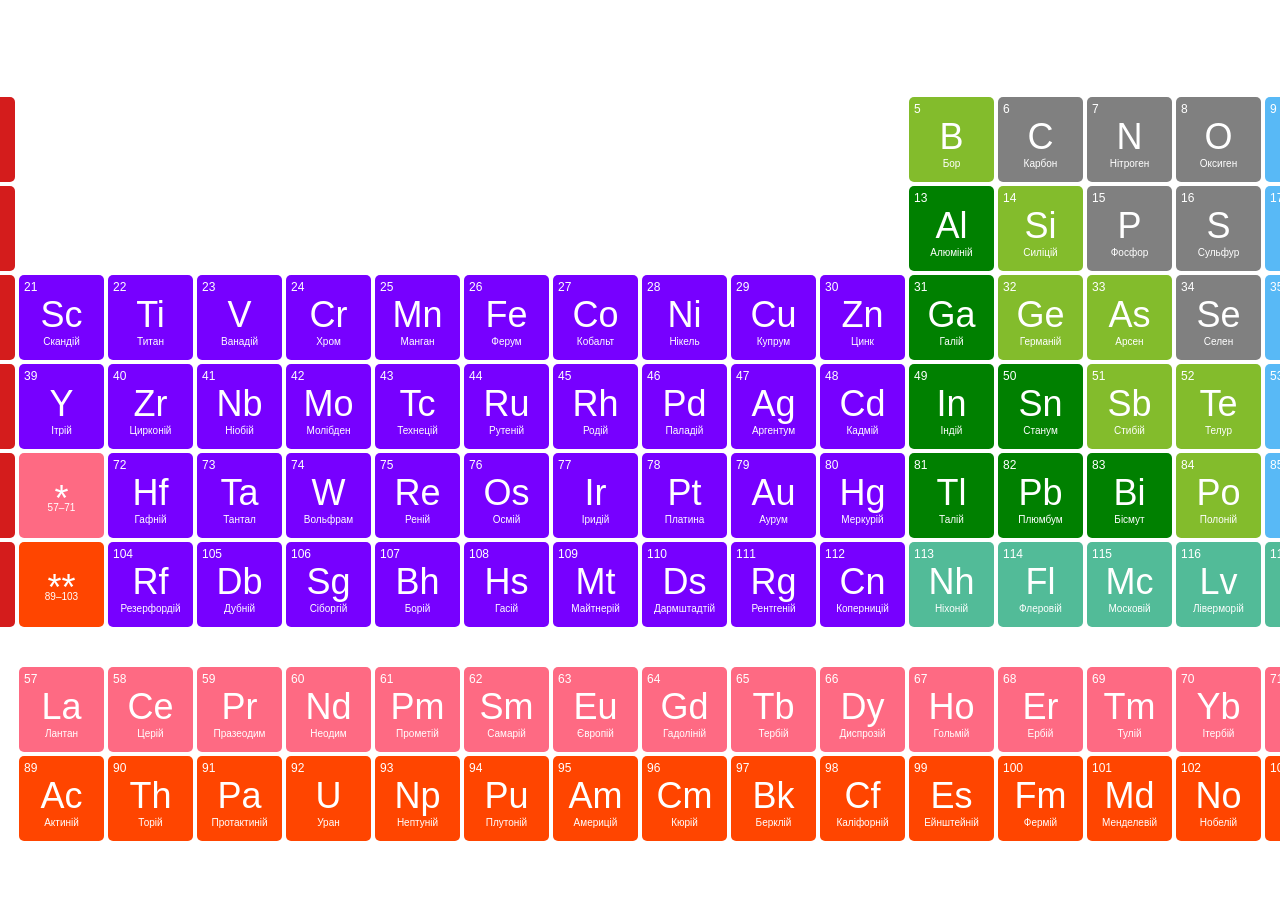
<file: task_1/index.html>
<!doctype html>
<html lang="en">
  <head>
    <meta charset="UTF-8" />
    <link rel="stylesheet" href="style.css" />
    <meta name="viewport" content="width=device-width, initial-scale=1.0" />
    <title>Document</title>
  </head>
  <body>
    <div class="table">
      <div id="H" class="box first">
        <div>1</div>
        <div>H</div>
        <div>Гідроген</div>
      </div>

      <div id="He" class="box eighteenth">
        <div>2</div>
        <div>He</div>
        <div>Гелій</div>
      </div>

      <div id="Li" class="box first">
        <div>3</div>
        <div>Li</div>
        <div>Літій</div>
      </div>

      <div id="Be" class="box second">
        <div>4</div>
        <div>Be</div>
        <div>Берилій</div>
      </div>

      <div id="B" class="box thirteenth">
        <div>5</div>
        <div>B</div>
        <div>Бор</div>
      </div>

      <div id="C" class="box fourteenth">
        <div>6</div>
        <div>C</div>
        <div>Карбон</div>
      </div>

      <div id="N" class="box fifteenth">
        <div>7</div>
        <div>N</div>
        <div>Нітроген</div>
      </div>

      <div id="O" class="box sixteenth">
        <div>8</div>
        <div>O</div>
        <div>Оксиген</div>
      </div>

      <div id="F" class="box seventeenth">
        <div>9</div>
        <div>F</div>
        <div>Флуор</div>
      </div>

      <div id="Ne" class="box eighteenth">
        <div>10</div>
        <div>Ne</div>
        <div>Неон</div>
      </div>

      <div id="Na" class="box first">
        <div>11</div>
        <div>Na</div>
        <div>Натрій</div>
      </div>

      <div id="Mg" class="box second">
        <div>12</div>
        <div>Mg</div>
        <div>Магній</div>
      </div>

      <div id="Al" class="box thirteenth">
        <div>13</div>
        <div>Al</div>
        <div>Алюміній</div>
      </div>

      <div id="Si" class="box fourteenth">
        <div>14</div>
        <div>Si</div>
        <div>Силіцій</div>
      </div>

      <div id="P" class="box fifteenth">
        <div>15</div>
        <div>P</div>
        <div>Фосфор</div>
      </div>

      <div id="S" class="box sixteenth">
        <div>16</div>
        <div>S</div>
        <div>Сульфур</div>
      </div>

      <div id="Cl" class="box seventeenth">
        <div>17</div>
        <div>Cl</div>
        <div>Хлор</div>
      </div>

      <div id="Ar" class="box eighteenth">
        <div>18</div>
        <div>Ar</div>
        <div>Аргон</div>
      </div>

      <div id="K" class="box first">
        <div>19</div>
        <div>K</div>
        <div>Калій</div>
      </div>

      <div id="Ca" class="box second">
        <div>20</div>
        <div>Ca</div>
        <div>Кальцій</div>
      </div>

      <div id="Sc" class="box third">
        <div>21</div>
        <div>Sc</div>
        <div>Скандій</div>
      </div>

      <div id="Ti" class="box fourth">
        <div>22</div>
        <div>Ti</div>
        <div>Титан</div>
      </div>

      <div id="V" class="box fifth">
        <div>23</div>
        <div>V</div>
        <div>Ванадій</div>
      </div>

      <div id="Cr" class="box sixth">
        <div>24</div>
        <div>Cr</div>
        <div>Хром</div>
      </div>

      <div id="Mn" class="box seventh">
        <div>25</div>
        <div>Mn</div>
        <div>Манган</div>
      </div>

      <div id="Fe" class="box eighth">
        <div>26</div>
        <div>Fe</div>
        <div>Ферум</div>
      </div>

      <div id="Co" class="box ninth">
        <div>27</div>
        <div>Co</div>
        <div>Кобальт</div>
      </div>

      <div id="Ni" class="box tenth">
        <div>28</div>
        <div>Ni</div>
        <div>Нікель</div>
      </div>

      <div id="Cu" class="box eleventh">
        <div>29</div>
        <div>Cu</div>
        <div>Купрум</div>
      </div>

      <div id="Zn" class="box twelfth">
        <div>30</div>
        <div>Zn</div>
        <div>Цинк</div>
      </div>

      <div id="Ga" class="box thirteenth">
        <div>31</div>
        <div>Ga</div>
        <div>Галій</div>
      </div>

      <div id="Ge" class="box fourteenth">
        <div>32</div>
        <div>Ge</div>
        <div>Германій</div>
      </div>

      <div id="As" class="box fifteenth">
        <div>33</div>
        <div>As</div>
        <div>Арсен</div>
      </div>

      <div id="Se" class="box sixteenth">
        <div>34</div>
        <div>Se</div>
        <div>Селен</div>
      </div>

      <div id="Br" class="box seventeenth">
        <div>35</div>
        <div>Br</div>
        <div>Бром</div>
      </div>

      <div id="Kr" class="box eighteenth">
        <div>36</div>
        <div>Kr</div>
        <div>Криптон</div>
      </div>

      <div id="Rb" class="box first">
        <div>37</div>
        <div>Rb</div>
        <div>Рубідій</div>
      </div>

      <div id="Sr" class="box second">
        <div>38</div>
        <div>Sr</div>
        <div>Стронцій</div>
      </div>

      <div id="Y" class="box third">
        <div>39</div>
        <div>Y</div>
        <div>Ітрій</div>
      </div>

      <div id="Zr" class="box fourth">
        <div>40</div>
        <div>Zr</div>
        <div>Цирконій</div>
      </div>

      <div id="Nb" class="box fifth">
        <div>41</div>
        <div>Nb</div>
        <div>Ніобій</div>
      </div>

      <div id="Mo" class="box sixth">
        <div>42</div>
        <div>Mo</div>
        <div>Молібден</div>
      </div>

      <div id="Tc" class="box seventh">
        <div>43</div>
        <div>Tc</div>
        <div>Технецій</div>
      </div>

      <div id="Ru" class="box eighth">
        <div>44</div>
        <div>Ru</div>
        <div>Рутеній</div>
      </div>

      <div id="Rh" class="box ninth">
        <div>45</div>
        <div>Rh</div>
        <div>Родій</div>
      </div>

      <div id="Pd" class="box tenth">
        <div>46</div>
        <div>Pd</div>
        <div>Паладій</div>
      </div>

      <div id="Ag" class="box eleventh">
        <div>47</div>
        <div>Ag</div>
        <div>Аргентум</div>
      </div>

      <div id="Cd" class="box twelfth">
        <div>48</div>
        <div>Cd</div>
        <div>Кадмій</div>
      </div>

      <div id="In" class="box thirteenth">
        <div>49</div>
        <div>In</div>
        <div>Індій</div>
      </div>

      <div id="Sn" class="box fourteenth">
        <div>50</div>
        <div>Sn</div>
        <div>Станум</div>
      </div>

      <div id="Sb" class="box fifteenth">
        <div>51</div>
        <div>Sb</div>
        <div>Стибій</div>
      </div>

      <div id="Te" class="box sixteenth">
        <div>52</div>
        <div>Te</div>
        <div>Телур</div>
      </div>

      <div id="I" class="box seventeenth">
        <div>53</div>
        <div>I</div>
        <div>Йод</div>
      </div>

      <div id="Xe" class="box eighteenth">
        <div>54</div>
        <div>Xe</div>
        <div>Ксенон</div>
      </div>

      <div id="Cs" class="box first">
        <div>55</div>
        <div>Cs</div>
        <div>Цезій</div>
      </div>

      <div id="Ba" class="box second">
        <div>56</div>
        <div>Ba</div>
        <div>Барій</div>
      </div>

      <div id="star" class="box third star">
        <div>*</div>
        <div>57–71</div>
      </div>

      <div id="Hf" class="box fourth">
        <div>72</div>
        <div>Hf</div>
        <div>Гафній</div>
      </div>

      <div id="Ta" class="box fifth">
        <div>73</div>
        <div>Ta</div>
        <div>Тантал</div>
      </div>

      <div id="W" class="box sixth">
        <div>74</div>
        <div>W</div>
        <div>Вольфрам</div>
      </div>

      <div id="Re" class="box seventh">
        <div>75</div>
        <div>Re</div>
        <div>Реній</div>
      </div>

      <div id="Os" class="box eighth">
        <div>76</div>
        <div>Os</div>
        <div>Осмій</div>
      </div>

      <div id="Ir" class="box ninth">
        <div>77</div>
        <div>Ir</div>
        <div>Іридій</div>
      </div>

      <div id="Pt" class="box tenth">
        <div>78</div>
        <div>Pt</div>
        <div>Платина</div>
      </div>

      <div id="Au" class="box eleventh">
        <div>79</div>
        <div>Au</div>
        <div>Аурум</div>
      </div>

      <div id="Hg" class="box twelfth">
        <div>80</div>
        <div>Hg</div>
        <div>Меркурій</div>
      </div>

      <div id="Tl" class="box thirteenth">
        <div>81</div>
        <div>Tl</div>
        <div>Талій</div>
      </div>

      <div id="Pb" class="box fourteenth">
        <div>82</div>
        <div>Pb</div>
        <div>Плюмбум</div>
      </div>

      <div id="Bi" class="box fifteenth">
        <div>83</div>
        <div>Bi</div>
        <div>Бісмут</div>
      </div>

      <div id="Po" class="box sixteenth">
        <div>84</div>
        <div>Po</div>
        <div>Полоній</div>
      </div>

      <div id="At" class="box seventeenth">
        <div>85</div>
        <div>At</div>
        <div>Астат</div>
      </div>

      <div id="Rn" class="box eighteenth">
        <div>86</div>
        <div>Rn</div>
        <div>Радон</div>
      </div>

      <div id="Fr" class="box first">
        <div>87</div>
        <div>Fr</div>
        <div>Францій</div>
      </div>

      <div id="Ra" class="box second">
        <div>88</div>
        <div>Ra</div>
        <div>Радій</div>
      </div>

      <div id="tstar" class="box third star">
        <div>**</div>
        <div>89–103</div>
      </div>

      <div id="Rf" class="box fourth">
        <div>104</div>
        <div>Rf</div>
        <div>Резерфордій</div>
      </div>

      <div id="Db" class="box fifth">
        <div>105</div>
        <div>Db</div>
        <div>Дубній</div>
      </div>

      <div id="Sg" class="box sixth">
        <div>106</div>
        <div>Sg</div>
        <div>Сіборгій</div>
      </div>

      <div id="Bh" class="box seventh">
        <div>107</div>
        <div>Bh</div>
        <div>Борій</div>
      </div>

      <div id="Hs" class="box eighth">
        <div>108</div>
        <div>Hs</div>
        <div>Гасій</div>
      </div>

      <div id="Mt" class="box ninth">
        <div>109</div>
        <div>Mt</div>
        <div>Майтнерій</div>
      </div>

      <div id="Ds" class="box tenth">
        <div>110</div>
        <div>Ds</div>
        <div>Дармштадтій</div>
      </div>

      <div id="Rg" class="box eleventh">
        <div>111</div>
        <div>Rg</div>
        <div>Рентгеній</div>
      </div>

      <div id="Cn" class="box twelfth">
        <div>112</div>
        <div>Cn</div>
        <div>Коперницій</div>
      </div>

      <div id="Nh" class="box thirteenth">
        <div>113</div>
        <div>Nh</div>
        <div>Ніхоній</div>
      </div>

      <div id="Fl" class="box fourteenth">
        <div>114</div>
        <div>Fl</div>
        <div>Флеровій</div>
      </div>

      <div id="Mc" class="box fifteenth">
        <div>115</div>
        <div>Mc</div>
        <div>Московій</div>
      </div>

      <div id="Lv" class="box sixteenth">
        <div>116</div>
        <div>Lv</div>
        <div>Ліверморій</div>
      </div>

      <div id="Ts" class="box seventeenth">
        <div>117</div>
        <div>Ts</div>
        <div>Теннессин</div>
      </div>

      <div id="Og" class="box eighteenth">
        <div>118</div>
        <div>Og</div>
        <div>Оганесон</div>
      </div>
    </div>
    <div class="bottom-table">
      <div id="La" class="box third lannact">
        <div>57</div>
        <div>La</div>
        <div>Лантан</div>
      </div>

      <div id="Ce" class="box fourth lannact">
        <div>58</div>
        <div>Ce</div>
        <div>Церій</div>
      </div>

      <div id="Pr" class="box fifth lannact">
        <div>59</div>
        <div>Pr</div>
        <div>Празеодим</div>
      </div>

      <div id="Nd" class="box sixth lannact">
        <div>60</div>
        <div>Nd</div>
        <div>Неодим</div>
      </div>

      <div id="Pm" class="box seventh lannact">
        <div>61</div>
        <div>Pm</div>
        <div>Прометій</div>
      </div>

      <div id="Sm" class="box eighth lannact">
        <div>62</div>
        <div>Sm</div>
        <div>Самарій</div>
      </div>

      <div id="Eu" class="box ninth lannact">
        <div>63</div>
        <div>Eu</div>
        <div>Європій</div>
      </div>

      <div id="Gd" class="box tenth lannact">
        <div>64</div>
        <div>Gd</div>
        <div>Гадоліній</div>
      </div>

      <div id="Tb" class="box eleventh lannact">
        <div>65</div>
        <div>Tb</div>
        <div>Тербій</div>
      </div>

      <div id="Dy" class="box twelfth lannact">
        <div>66</div>
        <div>Dy</div>
        <div>Диспрозій</div>
      </div>

      <div id="Ho" class="box thirteenth lannact">
        <div>67</div>
        <div>Ho</div>
        <div>Гольмій</div>
      </div>

      <div id="Er" class="box fourteenth lannact">
        <div>68</div>
        <div>Er</div>
        <div>Ербій</div>
      </div>

      <div id="Tm" class="box fifteenth lannact">
        <div>69</div>
        <div>Tm</div>
        <div>Тулій</div>
      </div>

      <div id="Yb" class="box sixteenth lannact">
        <div>70</div>
        <div>Yb</div>
        <div>Ітербій</div>
      </div>

      <div id="Lu" class="box seventeenth lannact">
        <div>71</div>
        <div>Lu</div>
        <div>Лютецій</div>
      </div>

      <div id="Ac" class="box third onnact">
        <div>89</div>
        <div>Ac</div>
        <div>Актиній</div>
      </div>

      <div id="Th" class="box fourth onnact">
        <div>90</div>
        <div>Th</div>
        <div>Торій</div>
      </div>

      <div id="Pa" class="box fifth onnact">
        <div>91</div>
        <div>Pa</div>
        <div>Протактиній</div>
      </div>

      <div id="U" class="box sixth onnact">
        <div>92</div>
        <div>U</div>
        <div>Уран</div>
      </div>

      <div id="Np" class="box seventh onnact">
        <div>93</div>
        <div>Np</div>
        <div>Нептуній</div>
      </div>

      <div id="Pu" class="box eighth onnact">
        <div>94</div>
        <div>Pu</div>
        <div>Плутоній</div>
      </div>

      <div id="Am" class="box ninth onnact">
        <div>95</div>
        <div>Am</div>
        <div>Америцій</div>
      </div>

      <div id="Cm" class="box tenth onnact">
        <div>96</div>
        <div>Cm</div>
        <div>Кюрій</div>
      </div>

      <div id="Bk" class="box eleventh onnact">
        <div>97</div>
        <div>Bk</div>
        <div>Берклій</div>
      </div>

      <div id="Cf" class="box twelfth onnact">
        <div>98</div>
        <div>Cf</div>
        <div>Каліфорній</div>
      </div>

      <div id="Es" class="box thirteenth onnact">
        <div>99</div>
        <div>Es</div>
        <div>Ейнштейній</div>
      </div>

      <div id="Fm" class="box fourteenth onnact">
        <div>100</div>
        <div>Fm</div>
        <div>Фермій</div>
      </div>

      <div id="Md" class="box fifteenth onnact">
        <div>101</div>
        <div>Md</div>
        <div>Менделевій</div>
      </div>

      <div id="No" class="box sixteenth onnact">
        <div>102</div>
        <div>No</div>
        <div>Нобелій</div>
      </div>

      <div id="Lr" class="box seventeenth onnact">
        <div>103</div>
        <div>Lr</div>
        <div>Лоуренсій</div>
      </div>
    </div>
  </body>
</html>
</file>
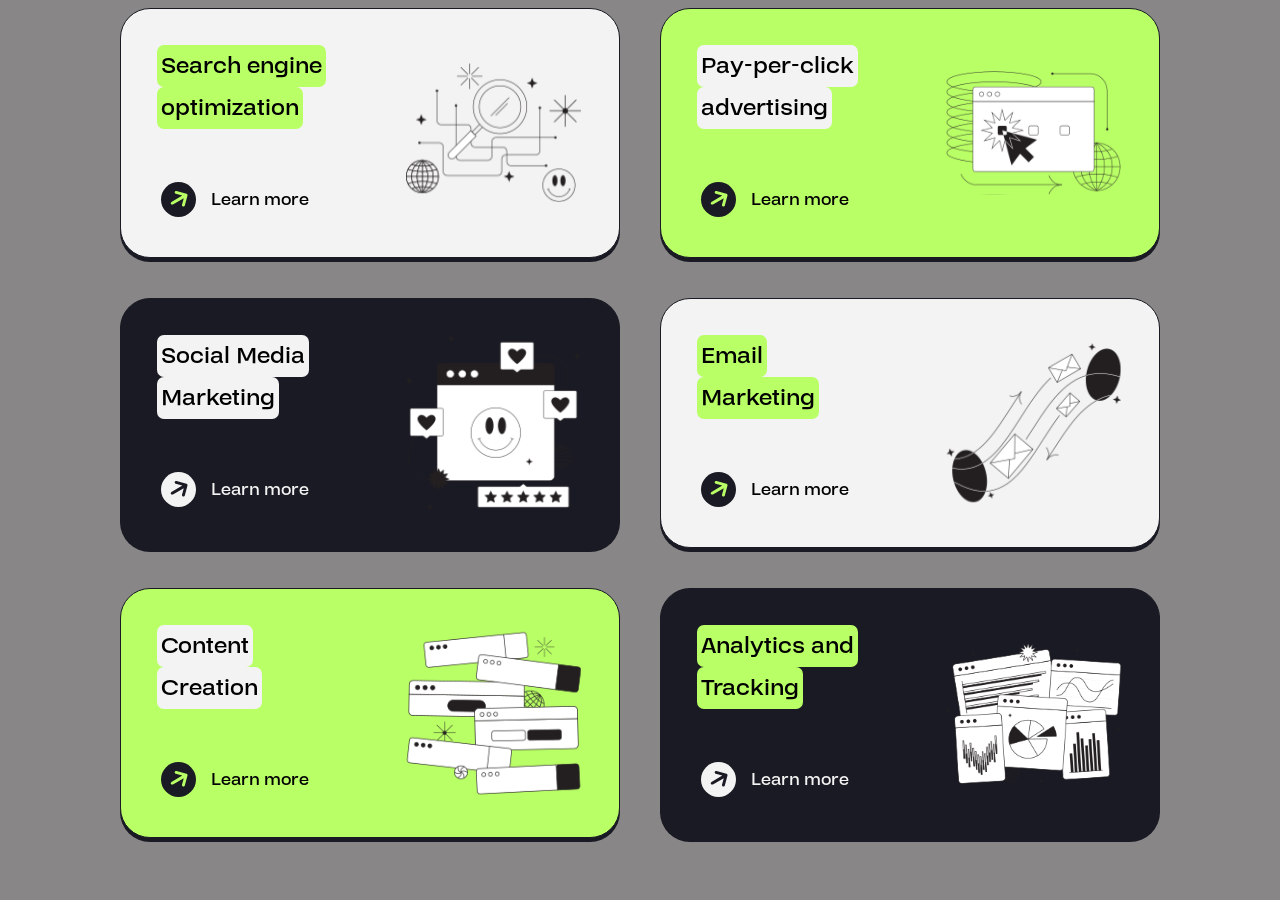
<file: task_2/index.html>
<!doctype html>
<html lang="en">
  <head>
    <meta charset="UTF-8" />
    <link rel="stylesheet" href="./style.css" />
    <meta name="viewport" content="width=device-width, initial-scale=1.0" />
    <title>Document</title>
  </head>
  <body class="main">
    <div class="cards">
      <div id="first" class="card white gt">
        <div>Search engine</div>
        <div>optimization</div>
        <img src="img/img_1.svg" alt="image1" class="img" />
        <div class="learn-box">
          <div class="circle black">
            <img src="./img/next.svg" alt="arrow" class="arrow color">
          </div>
          <div class="learn">Learn more</div>
        </div>
      </div>
      <div id="second" class="card green wt">
        <div>Pay-per-click</div>
        <div>advertising</div>
        <img src="img/img_3.svg" alt="image2" class="img" />
        <div class="learn-box">
          <div class="circle black">
            <img src="./img/next.svg" alt="arrow" class="arrow color">
          </div>
          <div class="learn">Learn more</div>
        </div>
      </div>
      <div id="third" class="card black wt">
        <div>Social Media</div>
        <div>Marketing</div>
        <img src="img/img_2.svg" alt="image3" class="img" />
        <div class="learn-box">
          <div class="circle white">
            <img src="./img/next2.svg" alt="arrow" class="arrow">
          </div>
          <div class="learng">Learn more</div>
        </div>
      </div>
      <div id="fourth" class="card white gt">
        <div>Email</div>
        <div>Marketing</div>
        <img src="img/img_4.svg" alt="image4" class="img" />
        <div class="learn-box">
          <div class="circle black">
            <img src="./img/next.svg" alt="arrow" class="arrow">
          </div>
          <div class="learn">Learn more</div>
        </div>
      </div>
      <div id="fifth" class="card green wt">
        <div>Content</div>
        <div>Creation</div>
        <img src="img/img_5.svg" alt="image5" class="img" />
        <div class="learn-box">
          <div class="circle black">
            <img src="./img/next.svg" alt="arrow" class="arrow">
          </div>
          <div class="learn">Learn more</div>
        </div>
      </div>
      <div id="sixth" class="card black gt">
        <div>Analytics and</div>
        <div>Tracking</div>
        <img src="img/img_6.svg" alt="image6" class="img" />
        <div class="learn-box">
          <div class="circle white">
            <img src="./img/next2.svg" alt="arrow" class="arrow color">
          </div>
          <div class="learng">Learn more</div>
        </div>
      </div>
    </div>
  </body>
</html>
</file>
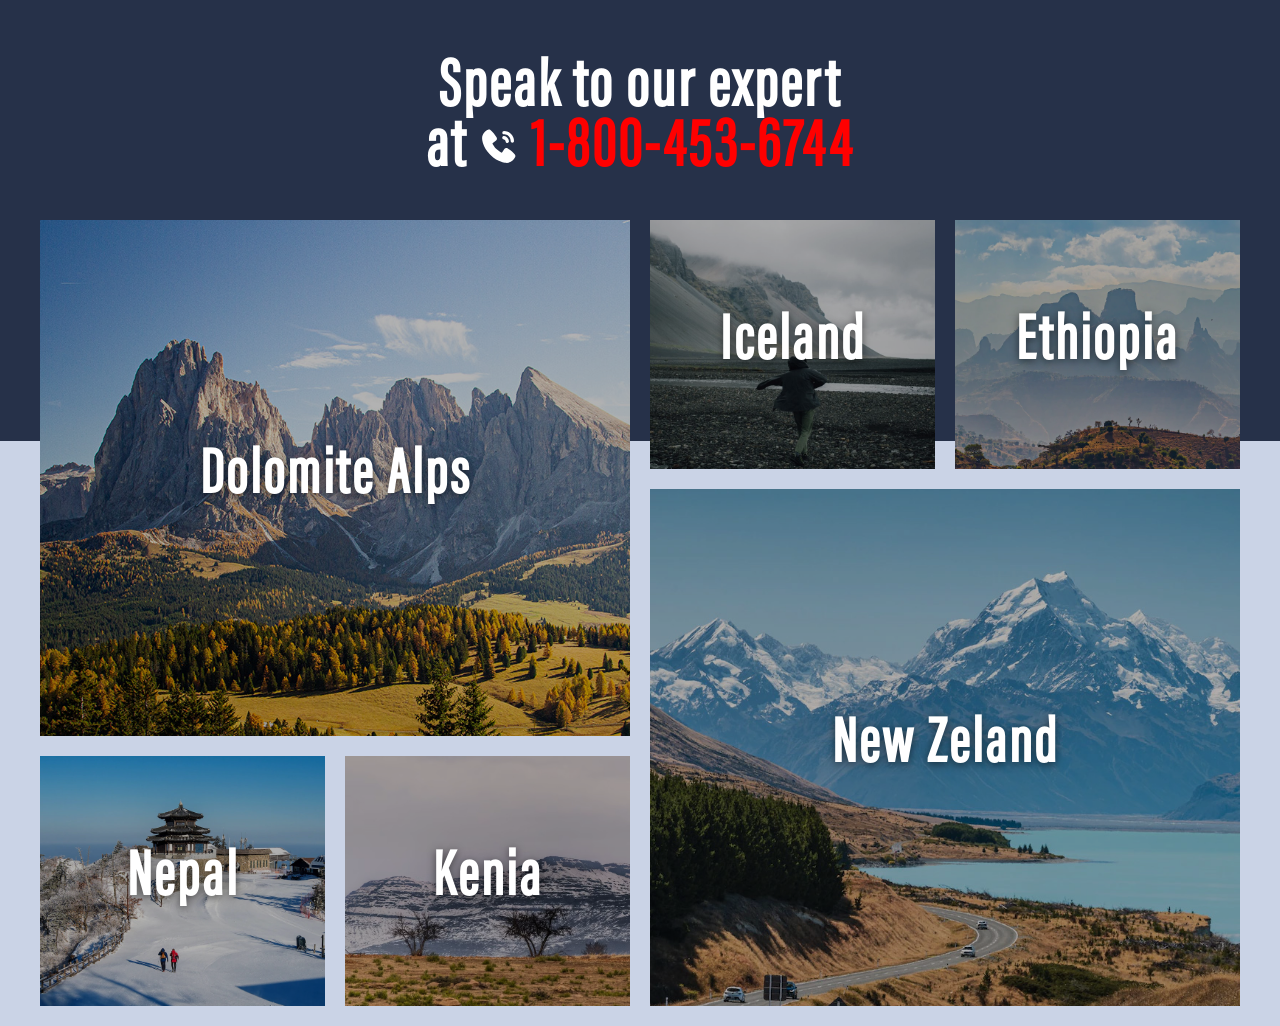
<file: Pract_4/flex/task2/index.html>
<!doctype html>
<html lang="en">
  <head>
    <meta charset="UTF-8" />
    <meta name="viewport" content="width=device-width, initial-scale=1.0" />
    <link rel="stylesheet" href="style.css" />
    <title>Document</title>
  </head>
  <body>
    <div class="title">
        Speak to our expert
        <div class="phone"> 
          at
          <img src="img/phone.svg" alt="phone" class="icon"> <span>1-800-453-6744</span>
        </div>
    </div>
    <main class="container">
      <div class="left">
        <div class="card">
          <img src="img/bnbn.jpg" alt="Dolomite Alps" />
          <div class="text">Dolomite Alps</div>
        </div>
        <div class="bottom">
          <div class="card">
            <img src="img/tt.jpg" alt="Nepal" />
            <div class="text">Nepal</div>
          </div>
          <div class="card">
            <img src="img/jhjhjh.jpg" alt="Kenia" />
            <div class="text">Kenia</div>
          </div>
        </div>
      </div>
      <div class="right">
        <div class="top">
          <div class="card">
            <img src="img/jkkjjk.jpg" alt="Iceland" />
            <div class="text">Iceland</div>
          </div>
          <div class="card">
            <img src="img/rtrt.jpg" alt="Ethiopia" />
            <div class="text">Ethiopia</div>
          </div>
        </div>
        <div class="card">
          <img src="img/nbn.jpg" alt="New Zeland" />
          <div class="text">New Zeland</div>
        </div>
      </div>
    </main>
  </body>
</html>
</file>
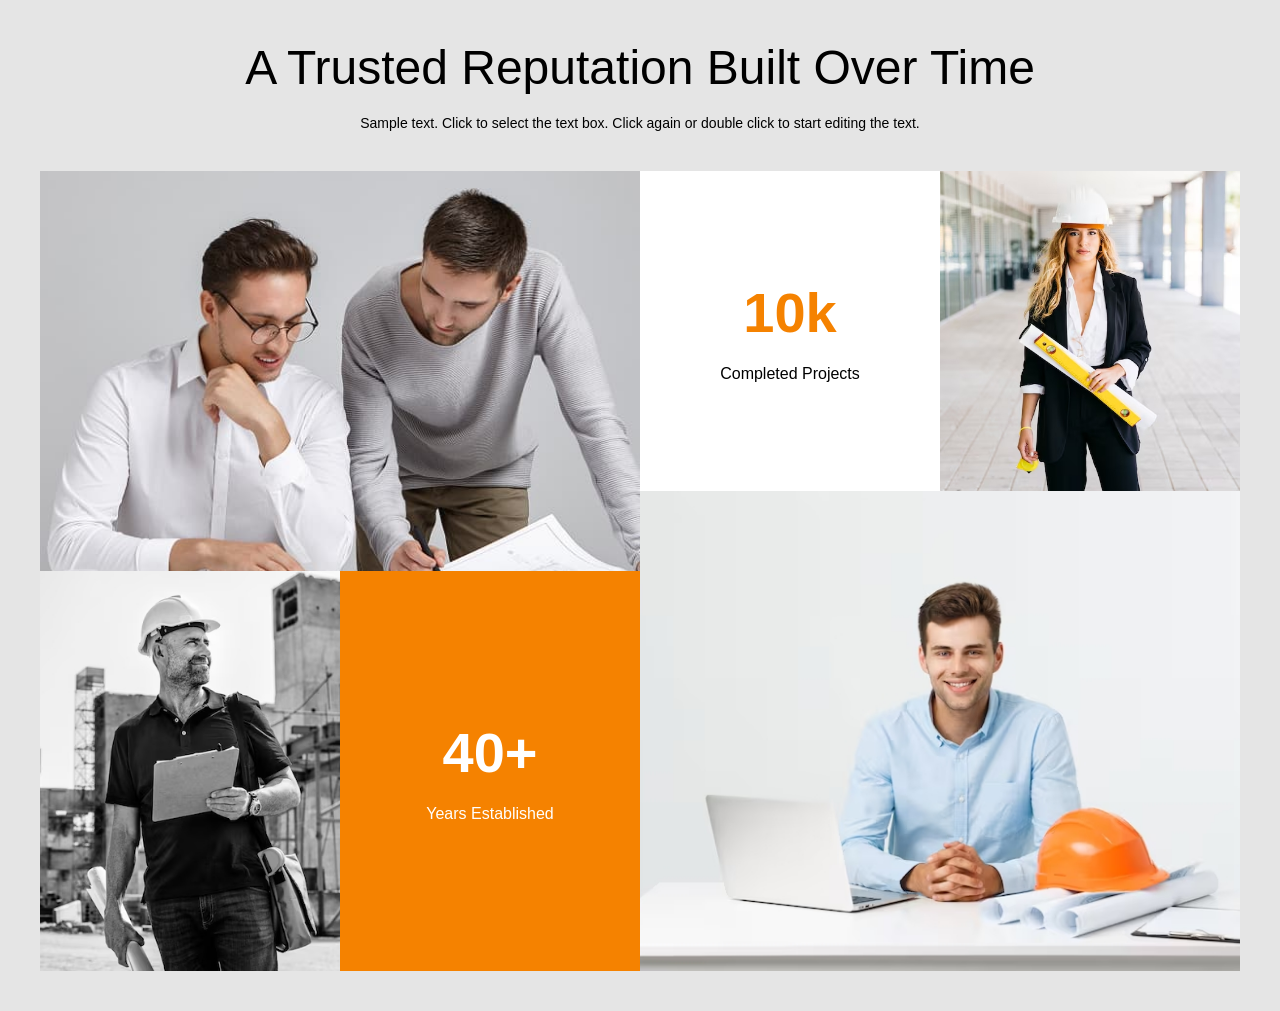
<file: Pract_4/task1/flex/index.html>
<!DOCTYPE html>
<html lang="en">
<head>
    <meta charset="UTF-8">
    <meta name="viewport" content="width=device-width, initial-scale=1.0">
    <link rel="stylesheet" href="style.css">
    <title>Document</title>
</head>
<body>
    
    <div class="title">
        <div>A Trusted Reputation Built Over Time</div>
        <div>Sample text. Click to select the text box. Click again or double click to start editing the text.</div>
    </div>

    <div class="content">
        <div class="left">
            <img src="img/mans.jpg" alt="mans">
            <div class="bottom">
                <img src="img/engineer.jpg" alt="engineer">
                <div class="text-box">
                    <div>40+</div>
                    <div>Years Established</div>
                </div>
            </div>
        </div>

        <div class="right">
            <div class="top">
                <div class="text-box-inverted">
                    <div>10k</div>
                    <div>Completed Projects</div>
                </div>
                <img src="img/female.jpg" alt="female">
            </div>
            <img src="img/builder.jpg" alt="builder">
        </div>
    </div>

</body>
</html>
</file>
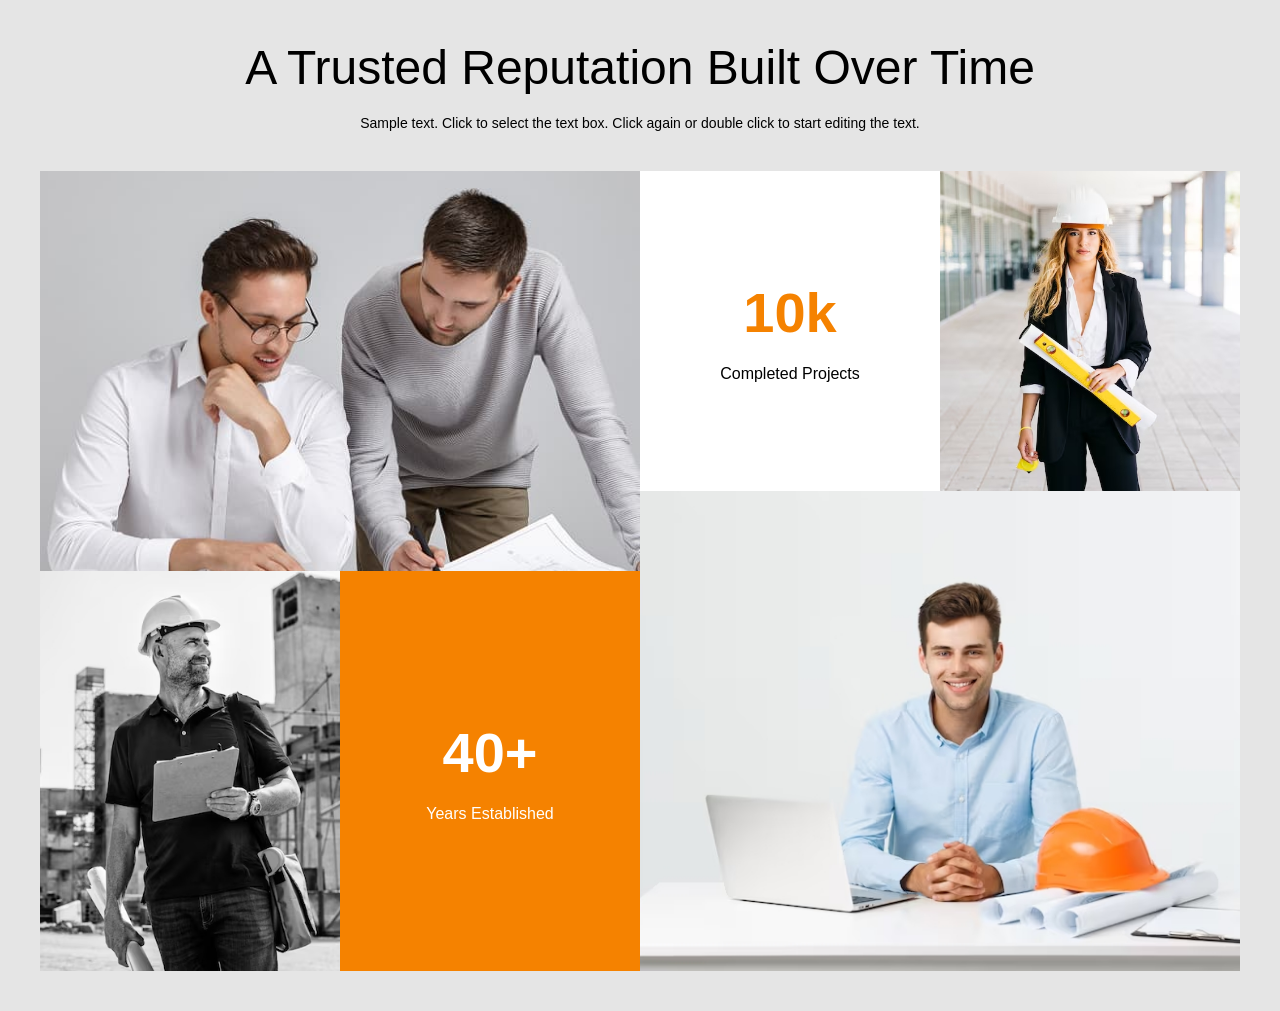
<file: Pract_4/task1/grid/index.html>
<!DOCTYPE html>
<html lang="en">
<head>
    <meta charset="UTF-8">
    <meta name="viewport" content="width=device-width, initial-scale=1.0">
    <link rel="stylesheet" href="style.css">
    <title>Document</title>
</head>
<body>
    <div class="title">
        <h1>A Trusted Reputation Built Over Time</h1>
        <p>Sample text. Click to select the text box. Click again or double click to start editing the text.</p>
    </div>

    <div class="content">
    <img class="mans" src="img/mans.jpg" alt="mans">

    <div class="stats">
        <h2>10k</h2>
        <p>Completed Projects</p>
    </div>

    <img class="female" src="img/female.jpg" alt="female">
    <img class="builder" src="img/builder.jpg" alt="builder">
    <img class="engineer" src="img/engineer.jpg" alt="engineer">

    <div class="years">
        <h2>40+</h2>
        <p>Years Established</p>
    </div>
</div>
</body>
</html>
</file>
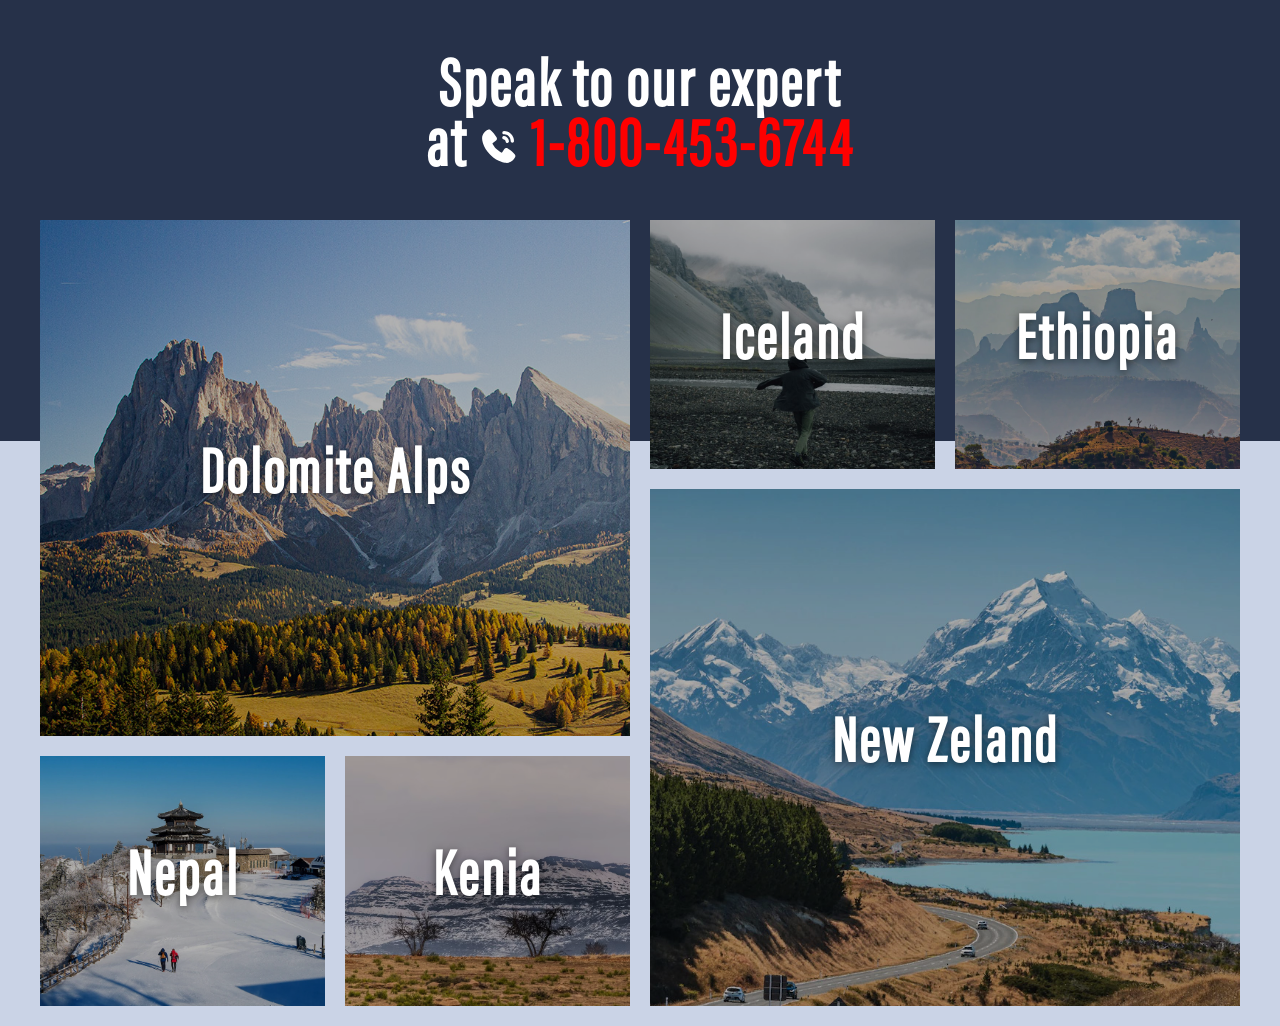
<file: Pract_4/task2/flex/index.html>
<!doctype html>
<html lang="en">
  <head>
    <meta charset="UTF-8" />
    <meta name="viewport" content="width=device-width, initial-scale=1.0" />
    <link rel="stylesheet" href="style.css" />
    <title>Document</title>
  </head>
  <body>

    <div class="title">
        Speak to our expert
        <div class="phone"> 
          at
          <img src="img/phone.svg" alt="phone" class="icon"> <span>1-800-453-6744</span>
        </div>
    </div>

    <main class="container">
      <div class="left">
        <div class="card">
          <img src="img/bnbn.jpg" alt="Dolomite Alps" />
          <div class="text">Dolomite Alps</div>
        </div>

        <div class="bottom">
          <div class="card">
            <img src="img/tt.jpg" alt="Nepal" />
            <div class="text">Nepal</div>
          </div>

          <div class="card">
            <img src="img/jhjhjh.jpg" alt="Kenia" />
            <div class="text">Kenia</div>
          </div>
        </div>
      </div>

      <div class="right">
        <div class="top">
          <div class="card">
            <img src="img/jkkjjk.jpg" alt="Iceland" />
            <div class="text">Iceland</div>
          </div>

          <div class="card">
            <img src="img/rtrt.jpg" alt="Ethiopia" />
            <div class="text">Ethiopia</div>
          </div>
        </div>

        <div class="card">
          <img src="img/nbn.jpg" alt="New Zeland" />
          <div class="text">New Zeland</div>
        </div>
      </div>

    </main>
    
  </body>
</html>
</file>
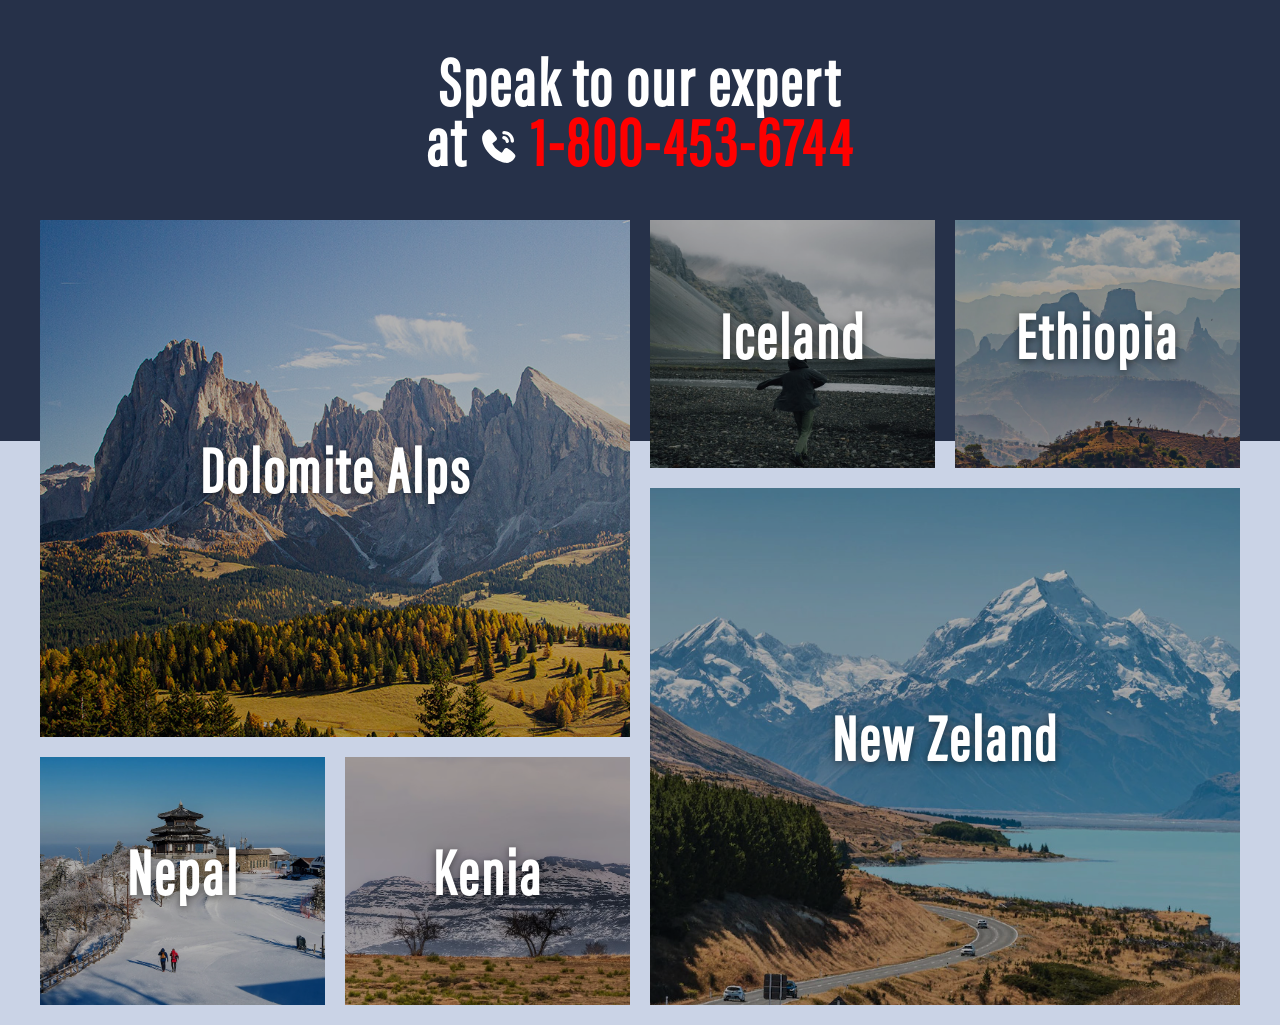
<file: Pract_4/task2/grid/index.html>
<!DOCTYPE html>
<html lang="en">
<head>
    <meta charset="UTF-8">
    <meta name="viewport" content="width=device-width, initial-scale=1.0">
    <link rel="stylesheet" href="style.css">
    <title>Document</title>
</head>
<body>
  
    <div class="title">
        Speak to our expert
        <div class="phone">
            at
            <img src="img/phone.svg" alt="phone" class="icon">
            <span>1-800-453-6744</span>
        </div>
    </div>

    <main class="container">
        <div class="card large">
            <img src="img/bnbn.jpg" alt="Dolomite Alps">
            <div class="text">Dolomite Alps</div>
        </div>

        <div class="card">
            <img src="img/jkkjjk.jpg" alt="Iceland">
            <div class="text">Iceland</div>
        </div>

        <div class="card">
            <img src="img/rtrt.jpg" alt="Ethiopia">
            <div class="text">Ethiopia</div>
        </div>

        <div class="card large">
            <img src="img/nbn.jpg" alt="New Zeland">
            <div class="text">New Zeland</div>
        </div>

        <div class="card">
            <img src="img/tt.jpg" alt="Nepal">
            <div class="text">Nepal</div>
        </div>

        <div class="card">
            <img src="img/jhjhjh.jpg" alt="Kenia">
            <div class="text">Kenia</div>
        </div>
    </main>

</body>
</html>
</file>
<file: Pract_2/style.css>
@font-face {
  font-family: "Accord";
  src: url("./fonts/accord.ttf");
}

@font-face {
    font-family: "Montserrat";
    src: url("./fonts/Montserrat.ttf");
}

* {
    box-sizing: border-box;
    font-family: "Accord", sans-serif;
}

body {
    width: calc(100% - 40px);
    max-width: 1000px;
    margin: 8px auto 0;
    overflow-x: clip;
}

header>div {
    margin-top: 10px;
    font-family: "Montserrat", sans-serif;
    font-weight: 300;
}

header {
    display: flex;
    width: calc(50vw - 50%);
    min-width: 350px;
    justify-content: space-between;
    font-size: 14px;
}

.hero {
    display: flex;
    flex-direction: column;
    height: 550px;
    background-image: url(img/la.jpeg);
    background-repeat: no-repeat;
    background-size: 100%;
    background-position: center;
    border-radius: 45px;
    justify-content: center;
    margin-top: 100px;
}

.hero>div {
    margin-left: 30px;
    color: white;
}

.hero>div:first-child {
    margin-bottom: 30px;
    font-size: 64px;
}

.container {
    display: flex;
    margin-top: 100px;
    background-color: #f2f2f2;
    width: 50%;
    height: 70px;
    align-items: center;
    justify-content: space-between;
    border-radius: 15px;
    margin-left: 30px;
}

button {
    padding: 12px 30px;
    border: none;
    border-radius: 18px;
    margin-right: 15px;
    background-color: black;
    color: white;
}

button:hover {
    background-color: burlywood;
    cursor: pointer;
}

.container input {
    display: flex;
    margin: 0 15px;
    border-radius: 18px;
    padding: 15px;
    border: none;
    width: 100%;
    height: 38px;
}

.image-box {
    display: grid;
    gap: 40px;
    grid-template-columns: repeat(3, 150px);
    justify-content: space-around;
    padding-top: 70px;
    padding-bottom: 70px;

    width: calc(100% - 40px);
    max-width: 1000px;
    margin: 50px auto 0;
}

.image-box>div {
    display: flex;
    flex-direction: column;
    align-items: center;
}

img {
    width: 150px;
    height: 150px;
    clip-path: circle();
}

.background {
    width: 100vw;
    margin-left: calc(50% - 50vw);
    background-color: #FBECED;
}

.image-box>div>div:last-child {
    margin-top: 10px;
    font-family: "Montserrat", sans-serif;
    font-weight: 300;
    font-size: 14px;
}

.image-box>div>div {
    margin-top: 20px;
}

.bottom-image {
    display: flex;
    flex-direction: column;
    height: 500px;
    background-image: url(img/pexels-photo-325185.jpeg);
    background-repeat: no-repeat;
    background-size: 100%;
    background-position: center;
    border-radius: 45px;
    justify-content: center;
    margin-top: 30px;
}

.image2 {
    background-image: url(img/low-angle-shot-facade-white-modern-building-blue-clear-sky.jpg);
}

.bottom>div:first-child {
    font-size: 48px;
    margin-top: 50px;
}

.gallery {
    margin-top: 100px;
    display: grid;
    grid-template-columns: repeat(3, 1fr);
    gap: 10px;
}

.gallery-img {
    width: 100%;
    height: auto;
    aspect-ratio: 1 / 0.8;
    object-fit: cover;
    clip-path: none;
}

.imgtext {
    margin-top: 100px;
    display: grid;
    grid-template-columns: repeat(2, 1fr);
    grid-template-rows: auto;
    aspect-ratio: 1 / 0.55;
    gap: 15px;
}

.imagekey {
    background-image: url(img/wooden-keychain-white.jpg);
    background-repeat: no-repeat;
    background-size: 120%;
    background-position: center;
    border-radius: 30px;
}

.box {
    display: flex;
    background-color: #f0effd;
    border-radius: 30px;
    flex-direction: column;
    justify-content: center;
    padding-left: 20px;
}

.box>div:first-child {
    font-size: 48px;
    font-weight: 500;
}

.box>div:nth-child(2) {
    font-family: Arial, Helvetica, sans-serif;
    margin-top: 15px;
    color: grey;
}

li {
    margin-top: 20px;
    font-weight: 500;
    font-size: 18px;
}

footer {
    margin-top: 60px;
    display: flex;
    flex-direction: column;
    width: 100vw;
    margin-left: calc(50% - 50vw);
    background-color: #FBECED;

    padding: 0 max(20px, calc((100vw - 1000px) / 2));
}

footer>div:first-child {
    margin-top: 50px;
    font-size: 48px;
    align-self: flex-start;
}

.footerform {
    width: 100%;
    margin-left: 0;
    margin: 50px 0;
    background-color: transparent;
}
</file>
<file: Pract_3/style.css>
@font-face {
    font-family: 'Optika';
    src: url(Fonts/Optika-Bold.ttf);
    font-weight: 700;
}

@font-face {
    font-family: 'Optika';
    src: url(Fonts/Optika-Italic.ttf);
    font-weight: 400;
    font-style: italic;
}

@font-face {
    font-family: 'Optika';
    src: url(Fonts/Optika-Light.ttf);
    font-weight: 200;
}

@font-face {
    font-family: 'Optika';
    src: url(Fonts/Optika-LightItalic.ttf);
    font-weight: 200;
    font-style: italic;
}

@font-face {
    font-family: 'Optika';
    src: url(Fonts/Optika-Regular.ttf);
    font-weight: 400;
}

body {
    margin: 0;
    z-index: -2;
    display: flex;
    justify-content: center;
    font-family: 'Optika', sans-serif;
    background: #4551DD;
    background: linear-gradient(180deg,rgba(69, 81, 221, 1) 34%, rgba(248, 176, 1, 1) 34%, rgba(248, 176, 1, 1) 38%, rgba(69, 81, 221, 1) 38%, rgba(69, 81, 221, 1) 56%, rgba(255, 255, 255, 1) 56%, rgba(255, 255, 255, 1) 81%, rgba(69, 81, 221, 1) 81%);
    font-weight: 700;
    overflow-x: hidden;
}

main {
    width: min(100% - 40px, 950px);
}

.hero {
    display: grid;
    grid-template-columns: repeat(4, 1fr);
    grid-template-rows: repeat(3, 1fr) 0.5fr;
    margin-top: 60px;
}

.image_hero {
    grid-column: 1 / 4;
    grid-row: 1 / 4;
    clip-path: circle();
    width: 650px;
}

.lessons {
    grid-column: 2 / 5;
    grid-row: 2;
    z-index: 1;
    font-size: 56px;
    width: 640px;
    color: white;
    justify-self: end;
    align-self: center;
}

.lessons > div:first-child {
    background-color: #4551dd;
    padding: 35px 1vw;
    border-radius: 15px;
}

.grid {
    z-index: 1;
    grid-column: 2 / 5;
    grid-row: 3 / 5;
    display: grid;
    grid-template-columns: repeat(3, 200px);
    gap: 20px;
    width: 640px;
    font-size: 20px;
    justify-self: end;
}

.grid > div {
    display: flex;
    flex-direction: column;
    justify-content: center;
    align-items: center;
    background-color: white;
    color: #4551dd;
    border-radius: 15px;
}

.grid > div > div {
    display: flex;
    margin-bottom: 20px;
    justify-content: center;
    align-items: center;

    width: 80px;
    height: 80px;
    background-color: #f8b001;
    border-radius: 50%;
}

.image {
    width: 40px;
    height: 40px;
    object-fit: contain;

    filter: brightness(0) saturate(100%)
        invert(34%) sepia(74%)
        saturate(2800%) hue-rotate(224deg);
}

.image-partners {
    width: 300px;
    border-radius: 10px;
}

.partners {
    display: flex;
    flex-direction: column;
    align-items: center;
}

.Title{
    color: white;
    font-size: 42px;
    margin: 150px 0 20px;
    text-align: center;
}

.Description {
    color: white;
    font-size: 15px;
    font-weight: 500;
    margin-bottom: 60px;
    text-align: center;
}

.cards {
    display: grid;
    grid-template-columns: repeat(3, 1fr);
    gap: 15px;
}

.card {
    padding: 15px;
    border-radius: 15px;
    background-color: white;
    display: flex;
    flex-direction: column;
    justify-content: center;
    align-items: center;
    text-align: center;
    box-shadow: 0px 20px 50px rgba(0, 0, 0, 0.11);
}

.card > div:nth-child(2) {
    font-size: 20px;
    margin: 15px 0 20px;
}

.card > div:nth-child(3) {
    font-size: 14px;
    font-weight: 200;
    font-style: italic;
    margin-bottom: 20px;
    line-height: 25px;
}

.card > div:last-child {
    font-weight: 500;
    font-size: 12px;
}

.bottom-line {
    background-color: #4551dd;
    margin: 3px 0 10px;
    height: 1px;
}

.question-card {
    align-items: last baseline;
    text-align: left;
}

.question-card > div:first-child {
    color: #4551dd;
}

.question-card > div:nth-child(2) {
    color: #c9c9c9;
    font-weight: 500;
    font-size: 12px;
    line-height: 20px;
    margin: 15px 0 0;
}

.arrow {
    width: 40px;
    transform: rotate(-90deg);
    align-self: flex-end;
    margin-bottom: 5px;
}

.data {
    margin-top: 150px;
    justify-self: center;
    display: flex;
    color: white;
    align-items: center;
}

.data-grid {
    display: grid;
    grid-template-columns: repeat(2, 1fr);
    gap: 80px;
}

.data-grid > div {
    display: flex;
    flex-direction: column;
    justify-content: center;
    align-items: center;
    font-size: 52px;
}

.data-grid > div > div {
    margin-top: 15px;
    font-size: 14px;
    font-weight: 500;
}

.data-info {
    margin-left: 80px;
    font-size: 32px;
    font-weight: 500;
}

.learn-more {
    margin-top: 60px;
    border: none;
    background-color: #f8b001;
    padding: 15px 45px;
    border-radius: 50px;
    color: #4551DD;
    font-size: 14px;
}

.bott-i {
    margin-top: 200px;
    display: grid;
    grid-template-columns: repeat(2, 1fr) 2fr; 
    grid-template-rows: repeat(2, 1fr) 0.3fr;
}

.bottom {
    grid-column: 1 / 3;
    grid-row: 2 / 4;
    z-index: 1;
    align-items: self-start;
    text-align: left;
    padding: 25px 35px;
    width: 380px;
    box-shadow: none;
}

.bottom-image {
    z-index: 0;
    grid-column: 2 / 4;
    grid-row: 1 / 4;
    clip-path: circle();
    justify-self: end;
    width: 650px;
}

.bottom > div:first-child {
    font-size: 36px;
}

.bottom > div:nth-child(2) {
    font-size: 14px;
    font-weight: 500;
    line-height: 30px;
}

.learn-bottom {
    margin-top: 50px;
}

.twitter-image {
    width: 150px;
    clip-path: circle();

}

.twitter-one {
    display: flex;
}

.twitter {
    display: flex;
    flex-direction: column;
    gap: 25px;
    width: 100%;
    margin-top: 150px;
    margin-bottom: 50px;
}

.twitter-one {
    display: grid;
    grid-template-columns: 1fr 180px 1fr;
    align-items: center;
    column-gap: 40px;
    width: 100%;
}

.twitter-image {
    grid-column: 2;
    grid-row: 1;
    width: 180px;
    height: 180px;
    object-fit: cover;
    border: 6px solid #f8b001;
    border-radius: 50%;
    box-sizing: border-box;
}

.twitter-text {
    grid-column: 1;
    grid-row: 1;
    text-align: right;
    font-size: 14px;
    font-weight: 400;
    line-height: 1.6;
}

.twitter-one:nth-child(2) .twitter-text {
    grid-column: 3;
    text-align: left;
}

.twitter-text > div:first-child {
    color: #4551dd;
    font-size: 18px;
    font-weight: 700;
    margin-bottom: 15px;
}


.twitter-icon {
    grid-column: 3;
    grid-row: 1;
    width: 55px;
    justify-self: start;
}

.twitter-one:nth-child(2) .twitter-icon {
    grid-column: 1;
    justify-self: end;
}

.img-1{
    object-position: 100% center;
}

.img-2 {
    object-position: 0% center;
}

.img-3 {
    object-position: 20% center;
}


.review {
    padding-bottom: 55px;
    position: relative;
    isolation: isolate;
}

.review::before {
    content: "";
    position: absolute;
    inset: 0 calc(50% - 50vw);
    background-color: #4551dd;
    z-index: -1;
}

.review-grid {
    display: flex;
    flex-direction: column;
    align-items: center;
}

.quals {
    font-size: 128px;
    line-height: 1;
    color: #f8b001;
    margin-bottom: 45px;
    font-family: Arial, Helvetica, sans-serif;
}

.review-image {
    width: 220px;
    height: 220px;
    object-fit: cover;
    border-radius: 50%;
    position: relative;
    z-index: 2;
}

.review-card {
    width: 100%;
    box-sizing: border-box;
    margin-top: -80px;
    padding: 115px 35px 35px;
    background-color: white;
    border-radius: 12px;
    color: #4551dd;
    font-size: 30px;
    line-height: 1.2;
    text-align: center;
    z-index: 1;
}

.review-desc {
    color: white;
    justify-self: center;
    margin-top: 50px;
    font-size: 18px;
}

.contact-us-box {
    display: flex;
    position: relative;
    isolation: isolate;
}

.contact-us-box::before {
    content: "";
    position: absolute;
    inset: -60px calc(50% - 50vw) -60px;
    background: white;
    z-index: -1;
}

.contact-image {
    width: calc(50% + 30px);
    margin-right: 50px;
    height: 100%;
}

.contact-box {
    display: flex;
    flex-direction: column;
    gap: 8px;
    width: 50%;
}

.contact-box label {
    font-size: 14px;
    font-weight: 500;  
    margin-top: 20px; 
}

.contact-box input {
    border: none;
    border-bottom: 1px solid #c9c9c9;
    outline: none;
    background: transparent;
    padding: 10px 0;
}

.contact-box > div:first-child {
    font-size: 48px;
    align-self: center;
}

textarea {
    width: 100%;
    min-height: 100px;
    padding: 10px 0;
    border: none;
    border-bottom: 1px solid #c9c9c9;
    outline: none;
    background: transparent;
    resize: vertical;
    font: inherit;
}

.submit-button {
    border: none;
    background-color: #4551DD;
    font-weight: 700;
    font-size: 18px;
    color: white;
    margin-top: 15px;
    padding-top: 20px; 
    padding-bottom: 20px; 
    border-radius: 15px;
}

.contact-us {
    position: relative;
    isolation: isolate;
    padding: 60px 0;
}

.contact-us::before {
    content: "";
    position: absolute;
    inset: 0 calc(50% - 50vw);
    background: white;
    z-index: -1;
}

.contact-grid {
    display: grid;
    grid-template-columns: repeat(3, 1fr);
    height: 125px;
    gap: 20px;
    margin-top: 60px;
}

.contact-grid > div {
    background-color: #4551DD;
    color: white;
    border-radius: 15px;
    width: 100%;
    height: 100%;
}

.contact-grid > div > div:last-child {
    font-weight: 500;
    font-size: 12px;
}

.contact-grid > div > div {
    padding: 20px 30px 0 30px;
    display: flex;
    align-items: center;
}

.icon {
    width: 25px;
    margin: 5px;
}

.location {
    width: 20px;
}

.clock {
    width: 20px;
}
</file>
<file: Pract_5/style.css>
* {
    margin: 0;
    padding: 0;
    box-sizing: border-box;
}

header {
    display: flex;
    justify-content: space-around;
    align-items: center;
    width: 100%;
    height: 60px;
}

header img {
    height: 30px;
}

body {
    width: 100%;
    font-family: Montserrat, sans-serif;
}

.hero {
    min-height: 600px;
    display: flex;
    align-items: center;
    background-image: url("img/breadbg.jpg");
    background-size: cover;
    background-position: center;
    background-repeat: no-repeat;
    background-position: 100% 80%;
}

.hero-container {
    width: 100%;
    max-width: 1200px;
    margin: 0 auto;
    padding: 80px 24px;
    display: grid;
    grid-template-columns: 43% 57%;
}

.hero-content {
    grid-column: 2;
    max-width: 550px;
}

.hero-text h2 {
    font-size: 24px;
    font-weight: 400;
    letter-spacing: 8px;
}

.hero-text h1 {
    font-size: 100px;
    line-height: 0.85;
    font-weight: 900;
    margin: 20px 0;
    font-family: "Roboto Condensed", sans-serif;;
}

.hero-text p {
    font-size: 13px;
}

.hero-grid {
    display: grid;
    grid-template-columns: repeat(3, 1fr);
    gap: 24px;
    margin-top: 90px;
}

.hero-grid h3 {
    font-size: 19px;
    margin-bottom: 20px;
}

.hero-grid p {
    font-size: 14px;
    line-height: 1.6;
    margin-bottom: 12px;
}

.call p {
    font-weight: 700;
    text-decoration: underline;
    text-decoration-skip-ink: none;
    text-underline-offset: 4px;
    text-decoration-color: #f2962f;
}

.baking {
    display: flex;
    flex-direction: column;
    justify-content: center;
    align-items: center;
    margin-bottom: 120px;
}

.baking h1 {
    font-size: 52px;
    margin: 60px 0;
}

.baking-grid {
    display: grid;
    grid-template-columns: repeat(3, 1fr);
    gap: 40px;
}

.grid-element {
    display: flex;
}

.icon {
    height: 60px;
    padding-right: 30px;
}

.grid-element h3 {
    margin-bottom: 15px;
}

.grid-element p {
    line-height: 1.3;
}

.ad {
    background-image: url(img/breadblackbg.jpeg);
    background-position: left;
    background-repeat: no-repeat;
    background-color: black;
    background-position: 0 80%;
    background-size: auto 230%;
}

.ad-grid {
    display: grid;
    grid-template-columns: repeat(2, 1fr);
    grid-template-rows: 550px;
}

.ad-grid-element {
    grid-column: 2;
    color: white;
    display: flex;
    flex-direction: column;
    justify-content: center;
    align-items: start;
}

.ad-grid-element button, .info-text button {
    background-color: transparent;
    border: 1px solid white;
    color: white;
    border-radius: 30px;
    padding: 15px 40px;
    letter-spacing: 2px;
}

.ad-grid-element h1 {
    font-size: 52px;
    margin-bottom: 30px;
}

.ad-grid-element p {
    font-size: 14px;
    margin-bottom: 60px;
}

.our-breads {
    display: flex;
    flex-direction: column;
    justify-content: center;
    align-items: center;
    background-color: #f2f2f2;
    padding-bottom: 150px;
}
.our-breads h1 {
    font-size: 52px;
    margin: 40px 0;
}

.breads-grid {
    display: grid;
    grid-template-columns: repeat(4, 1fr);
    max-width: 1250px;
    gap: 20px;
}

.card {
    background-color: white;
    border-radius: 20px;
    padding: 20px;
    display: flex;
    flex-direction: column;
    align-items: center;
    text-align: center;
    box-shadow: 0 10px 10px #00000015;
}

.card img {
    width: 100%;
    aspect-ratio: 4 / 3.5;
    object-fit: cover;
    border-radius: 15px;
}

.card h3 {
    margin: 20px 0;
}

.card p {
    font-style: italic;
}

.card button {
    background-color: transparent;
    border: none;
    text-decoration: underline;
    text-decoration-skip-ink: none;
    text-underline-offset: 4px;
    text-decoration-color: #000;
    margin-top: 20px;
}

.bottom {
    display: flex;
    flex-direction: column;
    align-items: center;
    justify-content: center;
    background: #FFFFFF;
    background: linear-gradient(180deg, rgba(242, 242, 242, 1) 59%, rgba(255, 255, 255, 1) 59%);
    padding-bottom: 60px;
}

.bottom h1 {
    font-size: 52px;
    margin-bottom: 80px;
}

.bottom-grid {
    display: grid;
    grid-template-columns: repeat(2, 1fr);
    gap: 50px;
    max-width: 1000px;
}

.bottom-grid > div img {
    object-fit: cover;
    aspect-ratio: 3 / 3.6;
}

.bottom-grid img {
    object-fit: cover;
    width: 100%;
    aspect-ratio: 2 / 2.9;
}

.info-text {
    grid-column: 1 / 3;
}

.info-text h2 {
    font-size: 33px;
    margin: -25px 0 25px;
}

.info-text p {
    font-size: 18px;
    line-height: 1.8;
    margin-bottom: 60px;
}

.info-text span {
    text-decoration: underline;
    text-decoration-skip-ink: none;
    text-underline-offset: 8px;
    text-decoration-color: #000;
}

.info-text button {
    color: #000;
    border: 1px solid #000;
    font-weight: 700;
}

.footer {
    background-image: url(img/background.jpeg);
    background-size: cover;
    background-position: 0 25%;
    background-repeat: no-repeat;
}

.footer h1 {
    font-size: 52px;
    margin: 80px;
    color: white;
}

.footer-container {
    display: flex;
    flex-direction: column;
    align-items: center;
    justify-content: center;
}

.footer-grid {
    min-height: 350px;
    display: grid;
    grid-template-columns: repeat(3, 1fr);
    max-width: 1250px;
    gap: 15px;
}

.footer-card {
    background-color: white;
    max-height: 250px;
    padding: 30px;
    border-radius: 15px;
}

.footer-card h3 {
    margin-bottom: 15px;
}

ul {
    list-style: none;
    padding-left: 0;
}

li {
    line-height: 1.8;
}
</file>
<file: Pract_6/style.css>
* {
    box-sizing: border-box;
    margin: 0;
    padding: 0;
}

body {
    color: white;
}

button {
    font-family: Arial, sans-serif;
    cursor: pointer;
}

.container {
    display: flex;
    flex-direction: column;
    width: 100%;
    min-height: 100vh;
    padding: 32px 4% 80px;
    background-image: url("img/FFTablet_1100x.progressive.webp");
    background-size: cover;
    background-position: center;
    background-repeat: no-repeat;
}

header {
    display: grid;
    grid-template-columns: 1fr 50px 1fr;
    align-items: center;
    gap: 12px;
}

.text-header {
    display: flex;
    align-items: center;
    gap: 55px;
}

.text-header button {
    border: none;
    background: transparent;
    color: white;
    font-size: 13px;
    font-weight: bold;
    letter-spacing: 2px;
}

header > img {
    width: 50px;
    height: auto;
    justify-self: center;
}

.project-button, .button-media {
    justify-self: end;
    min-width: 214px;
    padding: 18px 20px;
    border: 2px solid white;
    background: transparent;
    color: white;
    font-size: 13px;
    font-weight: bold;
    letter-spacing: 2px;
}

.button-media {
    display: none;
}

.main-text {
    width: 100%;
    margin-top: 48px;
    container-type: inline-size;
}

.main-text h1 {
    color: white;
    font-size: 15cqw;
    font-weight: normal;
    line-height: 1;
    letter-spacing: -3px;
    text-align: center;
}

.second {
    width: 100%;
    margin-top: 57px;
    text-align: center;
}

.second h2 {
    font-family: Georgia, "Times New Roman", serif;
    font-size: 16px;
    font-weight: bold;
    line-height: 1.5;
    letter-spacing: 4px;
}

footer {
    display: grid;
    grid-template-columns: 1fr auto 1fr;
    align-items: end;
    gap: 20px;
    width: 100%;
    margin-top: auto;
}

.left-text {
    padding-left: 28px;
}

.left-text h3 {
    font-family: Georgia, "Times New Roman", serif;
    font-size: 26px;
    font-weight: normal;
    line-height: 1.35;
    white-space: nowrap;
}

.circle {
    width: 130px;
    height: 130px;
}

.circle svg {
    display: block;
    width: 100%;
    height: 100%;
}

.emblems {
    justify-self: end;
}

.emblems img {
    display: block;
    width: 225px;
    max-width: 100%;
    height: auto;
}

@media (max-width: 1199px) {

    .container {
        min-height: 100vh;
        padding: 58px 4% 43px;
        background-position: center;
    }

    header {
        display: flex;
        justify-content: flex-end;
        align-items: center;
        gap: 40px;
        flex-wrap: wrap;
    }

    header > img {
        display: none;
    }

    .text-header {
        display: flex;
        justify-content: flex-end;
        gap: 40px;
    }

    .text-header button {
        font-family: Georgia, "Times New Roman", serif;
        font-size: 13px;
        font-weight: bold;
        letter-spacing: 2px;
    }

    .desktop-label {
        display: none;
    }

    .compact-label {
        display: inline;
    }

    .main-text {
        display: none;
    }

    .second {
        margin-top: 64px;
    }

    .second h2 {
        font-size: 17px;
        line-height: 1.5;
        letter-spacing: 4px;
    }

    footer {
        display: flex;
        flex-direction: column;
        align-items: center;
        flex-grow: 1;
        gap: 0;
        margin-top: 27px;
    }

    .left-text {
        width: 100%;
        max-width: 740px;
        padding-left: 0;
    }

    .left-text h3 {
        font-size: 32px;
        line-height: 1.25;
        text-align: center;
        white-space: normal;
    }

    .left-text br {
        display: none;
    }

    .circle {
        display: none;
    }

    .project-button {
        display: none;
    }

    .button-media {
        display: inline;
        border: none;
        padding: 0;
        min-width: 0;
    }

    .emblems {
        align-self: center;
        margin-top: auto;
    }

    .emblems img {
        width: 215px;
        max-width: 100%;
    }
}
</file>
<file: task_1/style.css>
.table, .bottom-table {
  justify-content: center;
  display: grid;
  grid-template-columns: repeat(18, 85px);
  grid-auto-rows: 85px;
  gap: 4px;
}

.box {
  font-family: Arial, Helvetica, sans-serif;
  display: flex;
  text-align: center;
  flex-direction: column;
  background-color: rgb(119, 0, 255);
  color: white;
  padding: 5px;
  border-radius: 5px;
}

.box > div:first-child {
  text-align: left;
  font-size: 12px;
}

.box > div:nth-last-child(2) {
  font-size: 36px;
  font-weight: 200;
}

.star {
  justify-content: center;
}

.star > div:first-child {
  text-align: center;
}

.star > div:last-child {
  margin-top: -25%;
}

#star {
  background-color: rgb(254, 106, 131);
}

#tstar {
  background-color: orangered;
}

.box > div:last-child {
  font-size: 10px;
}

#H, #C, #N, #O, #P, #S, #Se {
  background-color: grey;
}

.first {
  grid-column: 1;
  background-color: rgb(255, 187, 0);
}

.second {
  grid-column: 2;
  background-color: rgb(212, 28, 28);
}

.third {
  grid-column: 3;
}

.fourth {
  grid-column: 4;
}

.fifth {
  grid-column: 5;
}

.sixth {
  grid-column: 6;
}

.seventh {
  grid-column: 7;
}

.eighth {
  grid-column: 8;
}

.ninth {
  grid-column: 9;
}

.tenth {
  grid-column: 10;
}

.eleventh {
  grid-column: 11;
}

.twelfth {
  grid-column: 12;
}

#B, #Si, #Ge, #As, #Sb, #Te, #Po {
  background-color: rgb(131, 188, 44);
}

.thirteenth {
  grid-column: 13;
  background-color: green;
}

.fourteenth {
  grid-column: 14;
  background-color: green;
}

.fifteenth {
  grid-column: 15;
  background-color: green;
}

.sixteenth {
  grid-column: 16;
}

.seventeenth {
  grid-column: 17;
  background-color: rgb(88, 185, 246);
}

.eighteenth {
  grid-column: 18;
  background-color: rgb(0, 76, 255);
}

#Nh, #Fl, #Mc, #Lv, #Ts, #Og {
  background-color: rgb(82, 187, 152);
}

.bottom-table {
  margin-top: 40px;
}

.lannact {
  background-color: rgb(254, 106, 131);
}

.onnact {
  background-color: orangered;
}
</file>
<file: task_2/style.css>
@font-face {
  font-family: "Stara-SemiBold";
  src: url("./font/Stara-SemiBold.otf") format("opentype");
  font-weight: 600;
  font-style: normal;
}

.main {
  background-color: rgb(136, 134, 134);
}

.cards {
  justify-content: center;
  display: grid;
  grid-template-columns: repeat(2, 500px);
  grid-auto-rows: 250px;
  gap: 40px;
  font-family: "Stara-SemiBold", sans-serif;
  font-size: 24px;
  font-weight: 600;
}

.img {
  width: 175px;
  position: absolute;
  transform: translateX(140%);
}

.arrow {
  width: 35px;
  transform: rotate(-120deg);
}

.card {
  display: flex;
  flex-direction: column;
  box-sizing: border-box;
  border-radius: 30px;
  padding: 40px;
  justify-content: center;
  border: 1px rgb(25, 26, 35) solid;
  box-shadow: 0 4px 0 #191a23;
}

.gt > div:nth-child(2) {
  margin-top: 8px;
}

.wt > div:nth-child(2) {
  margin-top: 8px;
}

.gt > div,
.wt > div {
  width: fit-content;
  border-radius: 3px;
}

.gt > div:not(.learn-box):not(.learng):not(.circle):not(.learn) {
  background-color: rgb(185, 255, 102);
  box-shadow: 0 0 0 4px #b9ff66;
}

.wt > div:not(.learn-box):not(.learng):not(.circle):not(.learn) {
  background-color: rgb(243, 243, 243);
  box-shadow: 0 0 0 4px rgb(243, 243, 243);
}

.card > div:last-child {
  margin-top: auto;
  align-items: center;
}

.white {
  background-color: rgb(243, 243, 243);
}

.green {
  background-color: rgb(185, 255, 102);
}

.black {
  background-color: rgb(25, 26, 35);
}

.learn-box,
.learng,
.learn {
  background-color: transparent;
  box-shadow: 0 0 0 0;
  font-size: 18px;
}

.learng {
  color: rgb(243, 243, 243);
}

.learn-box {
  display: flex;
  gap: 15px;
}

.circle {
  display: flex;
  height: 35px;
  border-radius: 50%;
  flex: 0 0 35px;
  box-shadow: none;
  align-items: center;
  justify-content: center;
}
</file>
<file: Pract_4/flex/task2/style.css>
@font-face {
  font-family: "Acumin";
  src: url(fonts/acumin-pro-extra-condensed\ \(1\).otf);
}

* {
  box-sizing: border-box;
}

html {
  min-height: 100%;
  background: #263149;
  background: linear-gradient(180deg, rgba(38, 49, 73, 1) 0%, rgba(38, 49, 73, 1) 43%, rgba(202, 211, 230, 1) 43%, rgba(202, 211, 230, 1) 100%);
}

body {
  margin: 0;
  min-height: 100vh;
  padding-block: 20px;
}

.title {
  display: flex;
  flex-direction: column;
  align-items: center;
  font-size: 68px;
  font-family: Acumin, sans-serif;
  font-weight: 700;
  line-height: 60px;
  margin: 40px 0;
  letter-spacing: 3px;
  color: white;
}

.icon {
  width: 40px;
}

span {
  color: red;
}

.container {
  width: min(100% - 40px, 1200px);
  margin-inline: auto;
  display: flex;
  gap: 20px;
}

.left, .right {
  display: flex;
  flex-direction: column;
  flex: 1;
  min-width: 0;
  gap: 20px;
}

.bottom, .top {
  display: flex;
  gap: 20px;
}

.card {
  display: flex;
  align-items: center;
  min-width: 0;
  overflow: hidden;
  aspect-ratio: 4 / 3.5;
}

.bottom .card, .top .card {
  flex: 1;
  min-width: 0;
}

.card img {
  display: block;
  width: 100%;
  flex: 0 0 100%;
  min-width: 0;
  filter: brightness(0.7);
}

.text {
  flex: 0 0 100%;
  margin-left: -100%;
  padding: 20px;
  z-index: 1;
  text-align: center;
  font-family: Acumin, sans-serif;
  color: white;
  font-size: 64px;
  font-weight: 600;
  text-shadow: 0 2px 8px #0008;
  letter-spacing: 3px;
}
</file>
<file: Pract_4/task1/flex/style.css>
* {
    box-sizing: border-box;
    margin: 0;
    padding: 0;
}

body {
    background-color: #e5e5e5;
    font-family: Arial, sans-serif;
    padding: 40px 20px;
}

.title {
    text-align: center;
    margin-bottom: 40px;
}

.title > div:first-child {
    font-size: 48px;
}

.title > div:last-child {
    font-size: 14px;
    margin-top: 20px;
}

.content {
    max-width: 1200px;
    height: 800px;
    margin: 0 auto;
    display: flex;
}

.left, .right {
    display: flex;
    flex-direction: column;
    flex: 1;
    min-width: 0;
}

.left > img {
    flex: 1;
    min-height: 0;
    object-fit: cover;
}

.bottom {
    display: flex;
    flex: 1;
    min-height: 0;
}

.top {
    display: flex;
    flex: 2;
    min-height: 0;
}

.right > img {
    object-fit: cover;
    flex: 3;
    min-height: 0;
}

.bottom > img, .top > img {
    width: 50%;
    object-fit: cover;
}

.bottom > img {
    object-position: 75% center;
}

.text-box, .text-box-inverted {
    width: 50%;
    display: flex;
    flex-direction: column;
    justify-content: center;
    align-items: center;
    text-align: center;
    gap: 20px;
}

.text-box {
    background-color: #f58200;
    color: white;
}

.text-box-inverted {
    background-color: white;
    color: black;
}

.text-box > div:first-child, .text-box-inverted > div:first-child {
    font-size: 56px;
    font-weight: 700;
}

.text-box-inverted > div:first-child {
    color: #f58200;
}

.text-box > div:last-child, .text-box-inverted > div:last-child {
    font-size: 16px;
}
</file>
<file: Pract_4/task1/grid/style.css>
* {
    box-sizing: border-box;
    margin: 0;
    padding: 0;
}

body {
    background-color: #e5e5e5;
    font-family: Arial, sans-serif;
    padding: 40px 20px;
}

.title {
    text-align: center;
    margin-bottom: 40px;
}

.title h1 {
    font-size: 48px;
    font-weight: 400;
}

.title p {
    font-size: 14px;
    margin-top: 20px;
}

.content {
    max-width: 1200px;
    height: 800px;
    margin: 0 auto;
    display: grid;
    grid-template-columns: repeat(4, 1fr);
    grid-template-rows: 4fr 1fr 5fr;
}

.mans, .builder {
    grid-column: span 2;
    grid-row: span 2;
}
.years {
    background-color: #f58200;
    color: white;
}

.stats {
    background-color: white;
    color: black;
}

.content img {
    width: 100%;
    height: 100%;
    min-width: 0;
    min-height: 0;
    object-fit: cover;
}

.years, .stats {
    display: grid;
    place-content: center;
    text-align: center;
    gap: 20px;
}

.engineer {
    object-position: 75% center;
}

.years h2, .stats h2 {
    font-size: 56px;
}

.stats h2 {
    color: #f58200;
}

.years p, .stats p {
    font-size: 16px;
}
</file>
<file: Pract_4/task2/flex/style.css>
@font-face {
  font-family: "Acumin";
  src: url(fonts/acumin-pro-extra-condensed\ \(1\).otf);
}

* {
  box-sizing: border-box;
}

html {
  min-height: 100%;
  background: #263149;
  background: linear-gradient(180deg, rgba(38, 49, 73, 1) 0%, rgba(38, 49, 73, 1) 43%, rgba(202, 211, 230, 1) 43%, rgba(202, 211, 230, 1) 100%);
}

body {
  margin: 0;
  min-height: 100vh;
  padding-block: 20px;
}

.title {
  display: flex;
  flex-direction: column;
  align-items: center;
  font-size: 68px;
  font-family: Acumin, sans-serif;
  font-weight: 700;
  line-height: 60px;
  margin: 40px 0;
  letter-spacing: 3px;
  color: white;
}

.icon {
  width: 40px;
}

span {
  color: red;
}

.container {
  width: min(100% - 40px, 1200px);
  margin-inline: auto;
  display: flex;
  gap: 20px;
}

.left, .right {
  display: flex;
  flex-direction: column;
  flex: 1;
  min-width: 0;
  gap: 20px;
}

.bottom, .top {
  display: flex;
  gap: 20px;
}

.card {
  display: flex;
  align-items: center;
  min-width: 0;
  overflow: hidden;
  aspect-ratio: 4 / 3.5;
}

.bottom .card, .top .card {
  flex: 1;
  min-width: 0;
}

.card img {
  display: block;
  width: 100%;
  flex: 0 0 100%;
  min-width: 0;
  filter: brightness(0.7);
}

.text {
  flex: 0 0 100%;
  margin-left: -100%;
  padding: 20px;
  z-index: 1;
  text-align: center;
  font-family: Acumin, sans-serif;
  color: white;
  font-size: 64px;
  font-weight: 600;
  text-shadow: 0 2px 8px #0008;
  letter-spacing: 3px;
}
</file>
<file: Pract_4/task2/grid/style.css>
@font-face {
    font-family: "Acumin";
    src: url("fonts/acumin-pro-extra-condensed (1).otf");
}

* {
    box-sizing: border-box;
}

html {
    min-height: 100%;
    background: linear-gradient(180deg, #263149 43%, #cad3e6 43%);
}

body {
    margin: 0;
    min-height: 100vh;
    padding-block: 20px;
}

.title {
    text-align: center;
    font-size: 68px;
    font-family: Acumin, sans-serif;
    font-weight: 700;
    line-height: 60px;
    margin: 40px 0;
    letter-spacing: 3px;
    color: white;
}

.icon {
    width: 40px;
}

span {
    color: red;
}

.container {
    max-width: 1200px;
    height: 785px;
    margin: 0 auto;
    display: grid;
    grid-template-columns: repeat(4, 1fr);
    grid-template-rows: repeat(3, minmax(0, 1fr));
    gap: 20px;
}

.large {
    grid-column: span 2;
    grid-row: span 2;
}

.card {
    display: grid;
    min-width: 0;
    min-height: 0;
    overflow: hidden;
}

.card img, .card .text {
    grid-area: 1 / 1;
}

.card img {
    width: 100%;
    height: 100%;
    min-width: 0;
    min-height: 0;
    object-fit: cover;
    filter: brightness(0.7);
}

.text {
    display: grid;
    place-items: center;
    padding: 20px;
    z-index: 1;
    text-align: center;
    font-family: Acumin, sans-serif;
    color: white;
    font-size: 64px;
    font-weight: 600;
    text-shadow: 0 2px 8px #0008;
    letter-spacing: 3px;
}
</file>
